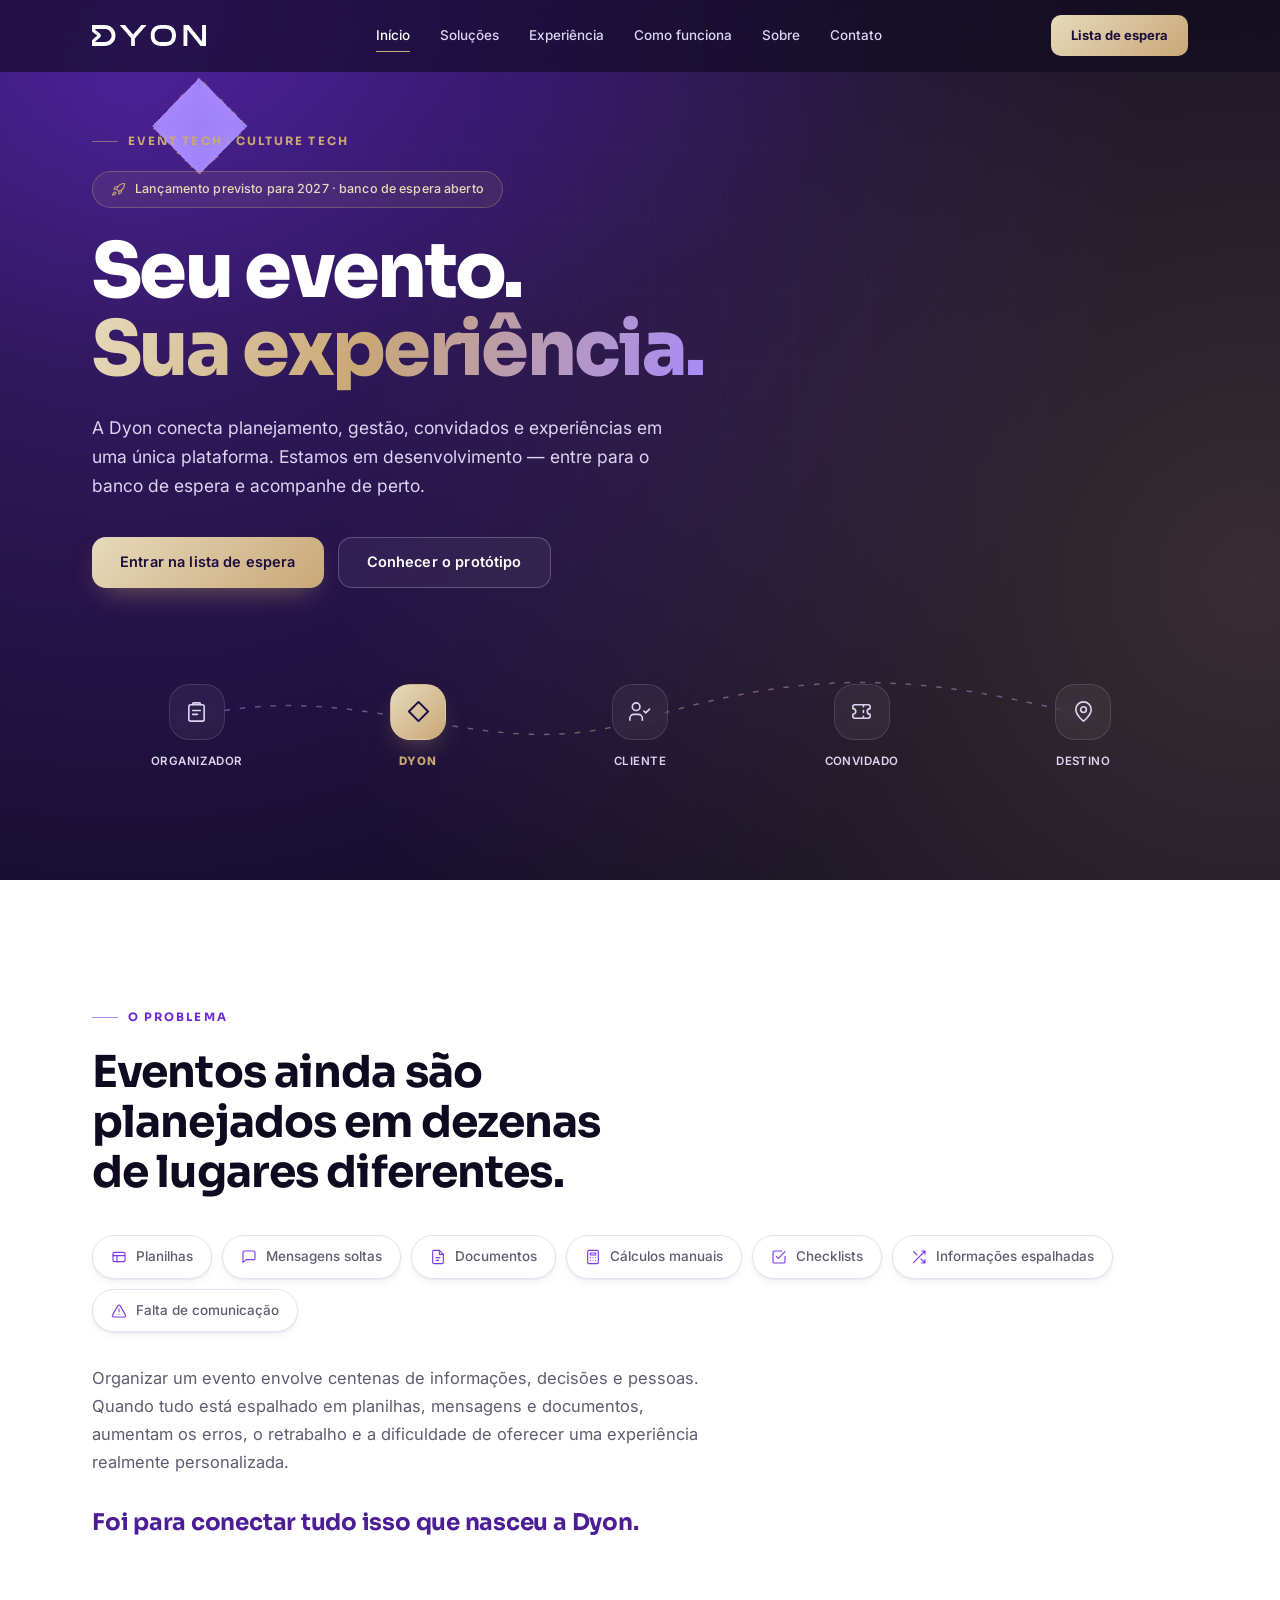
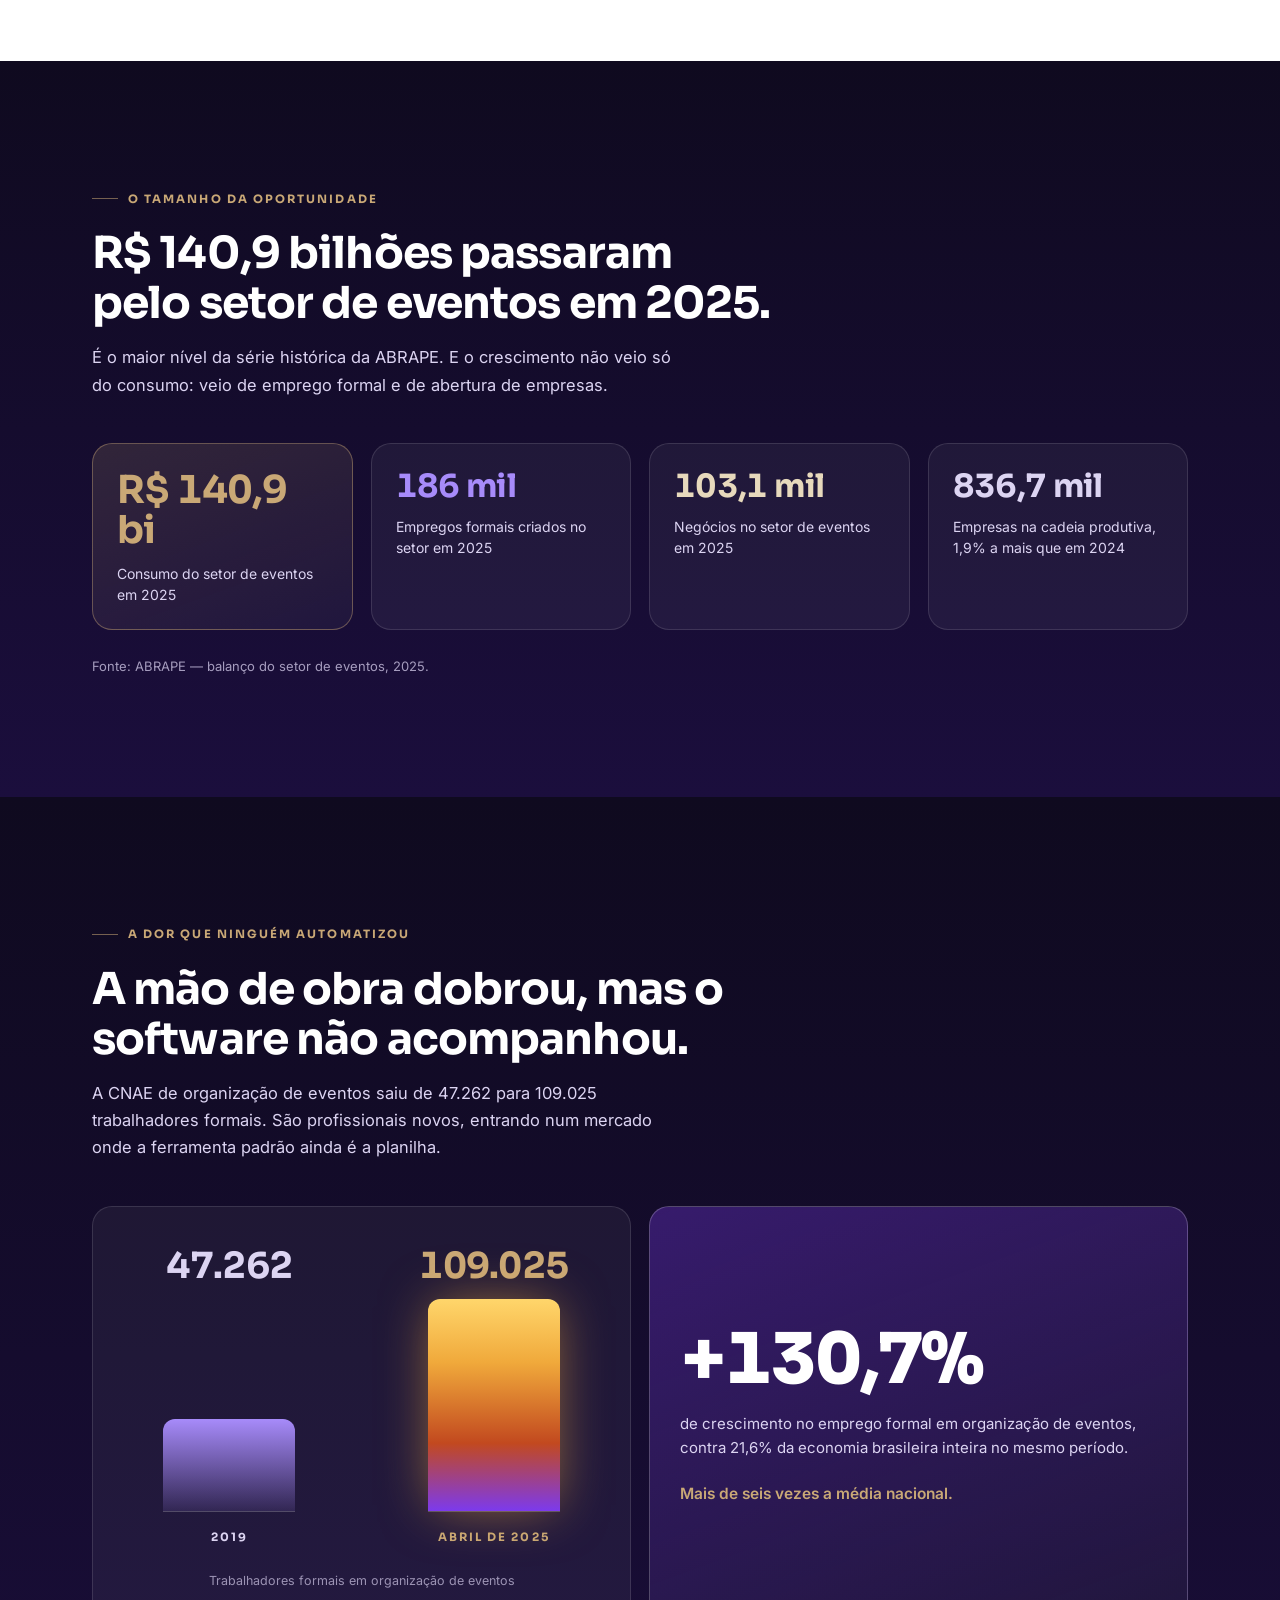
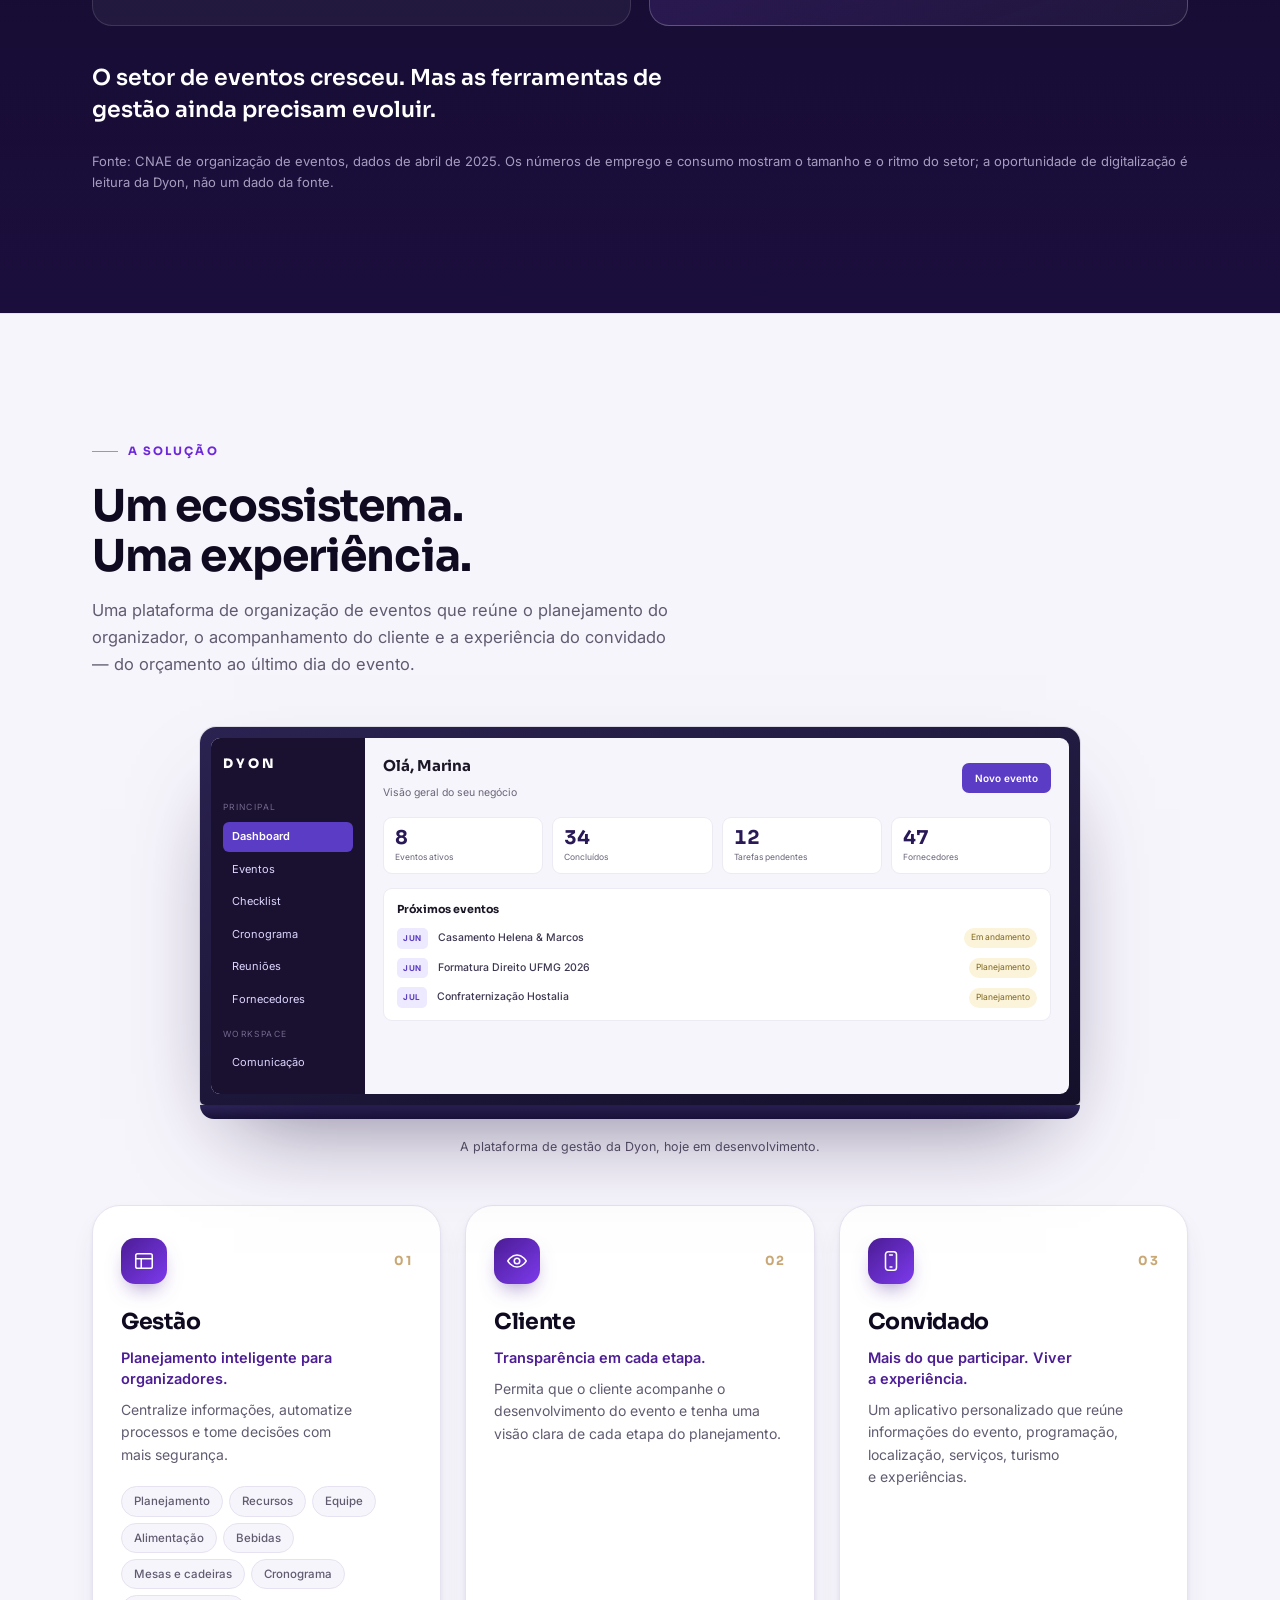
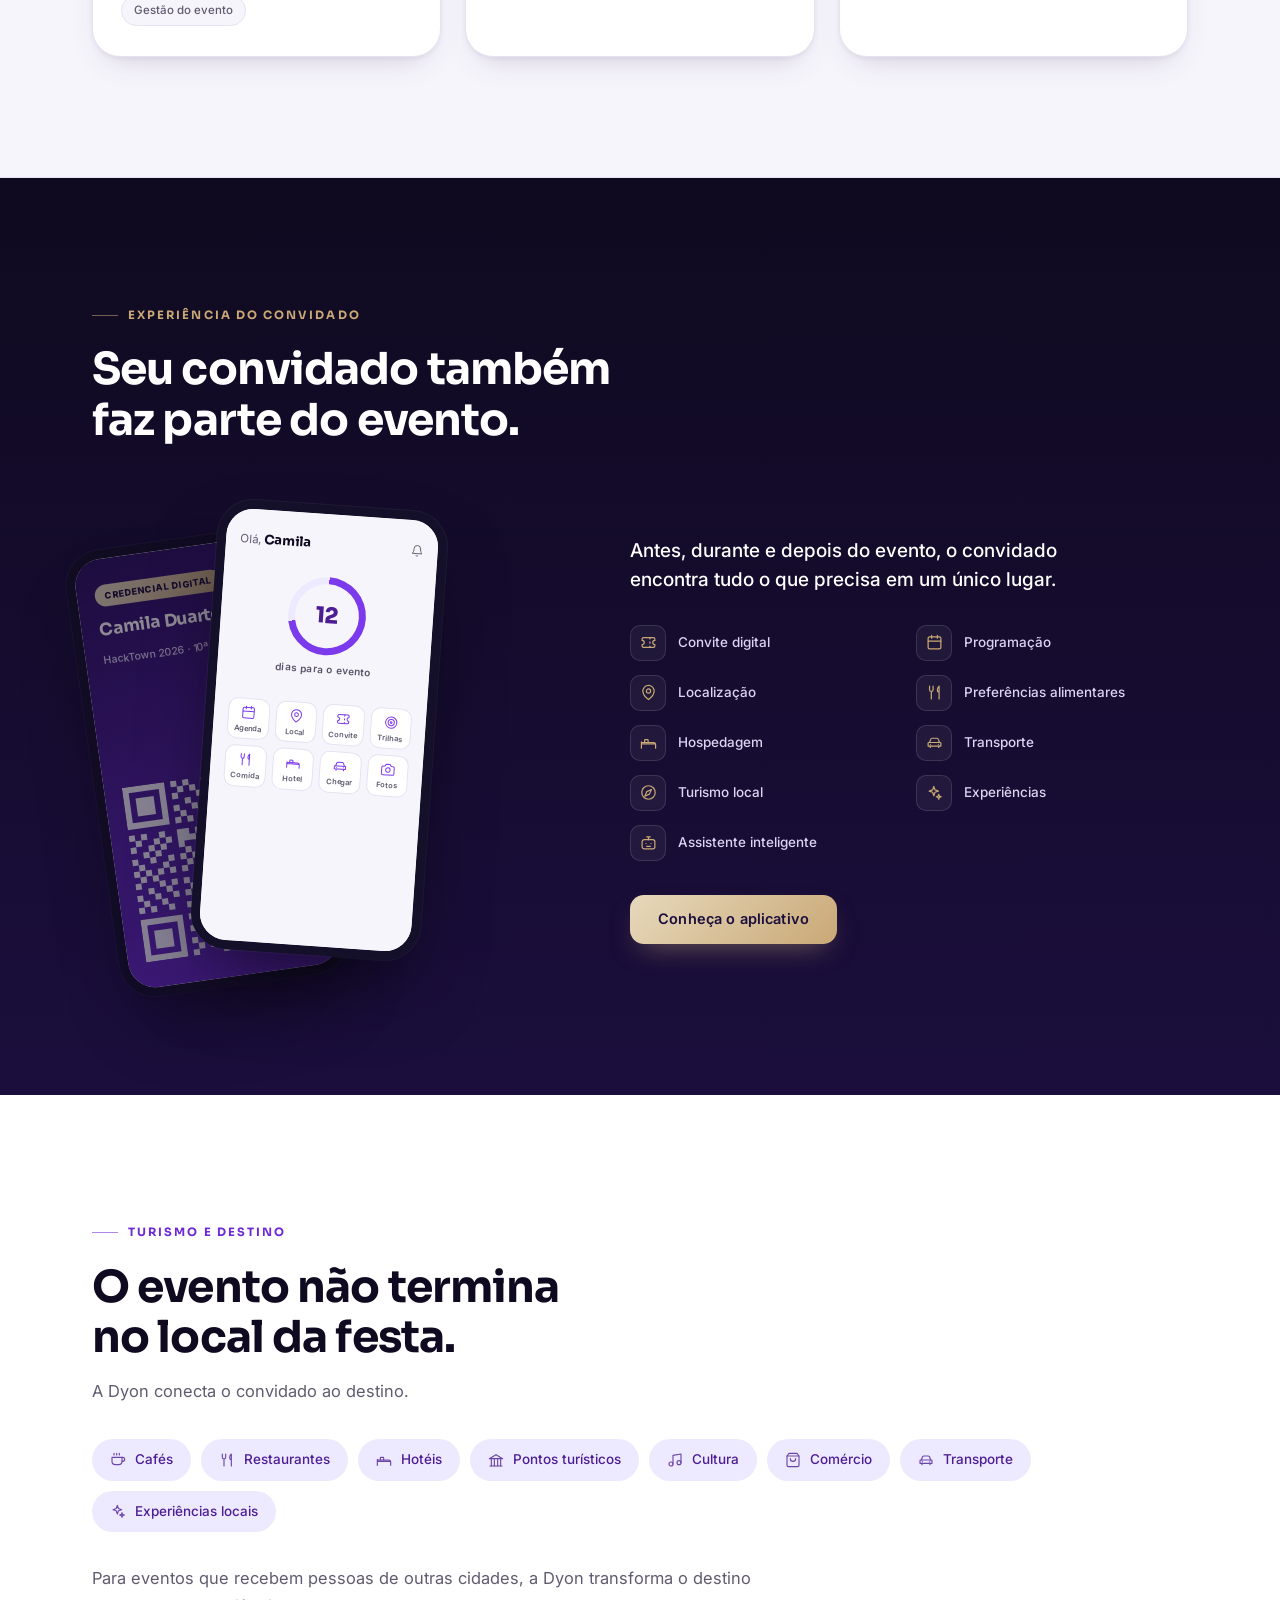
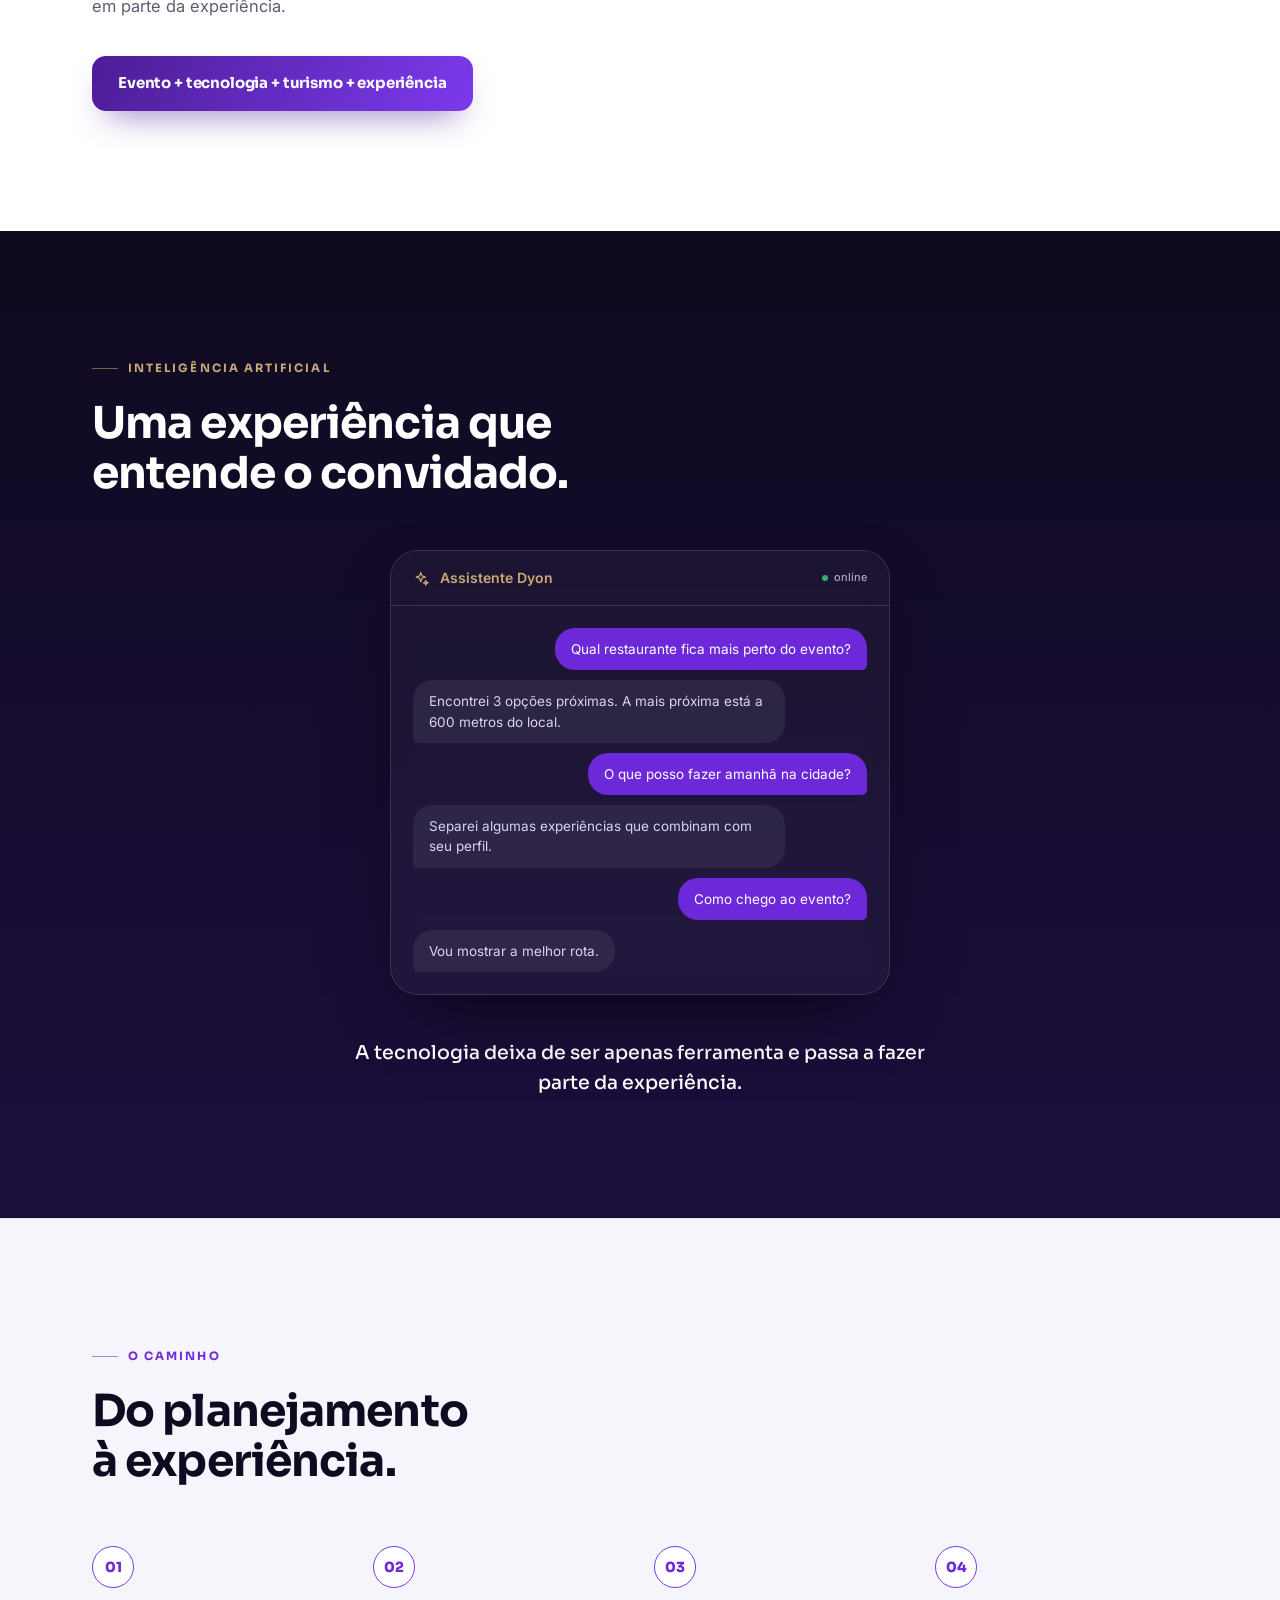
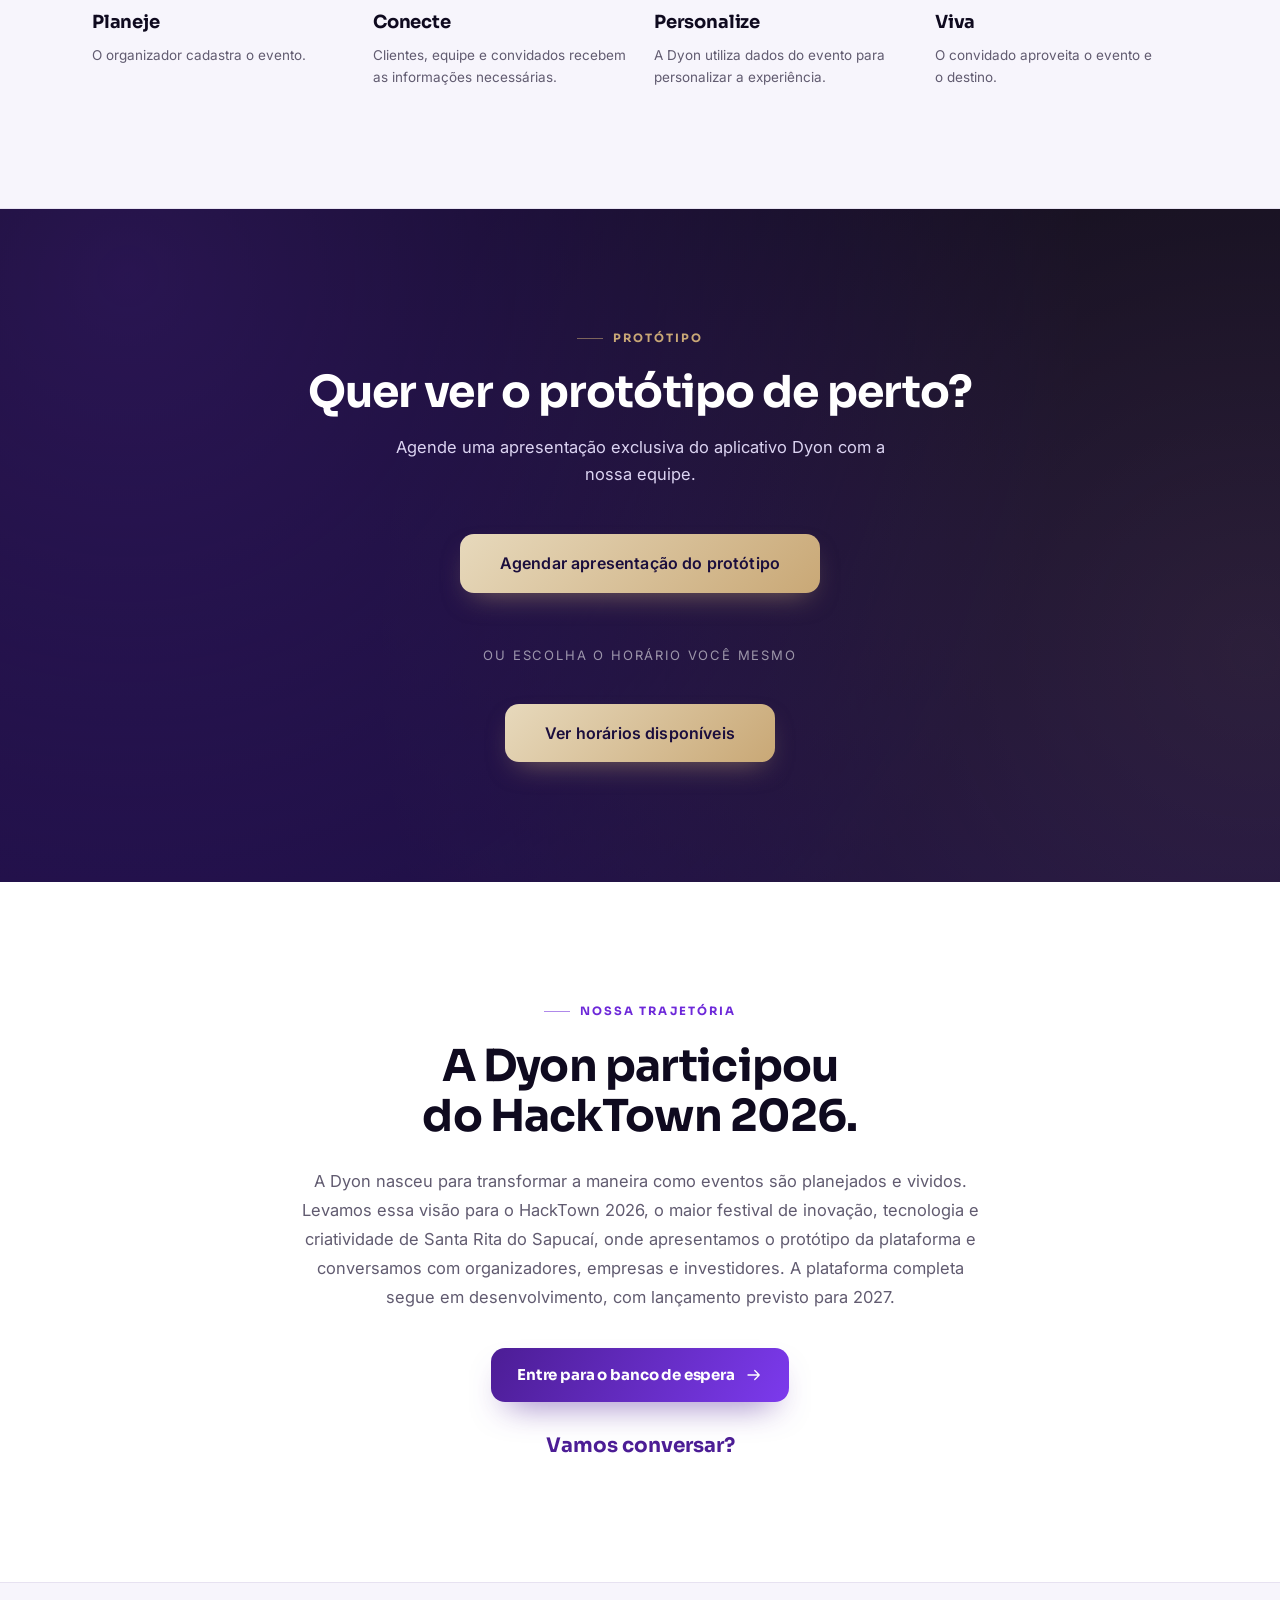
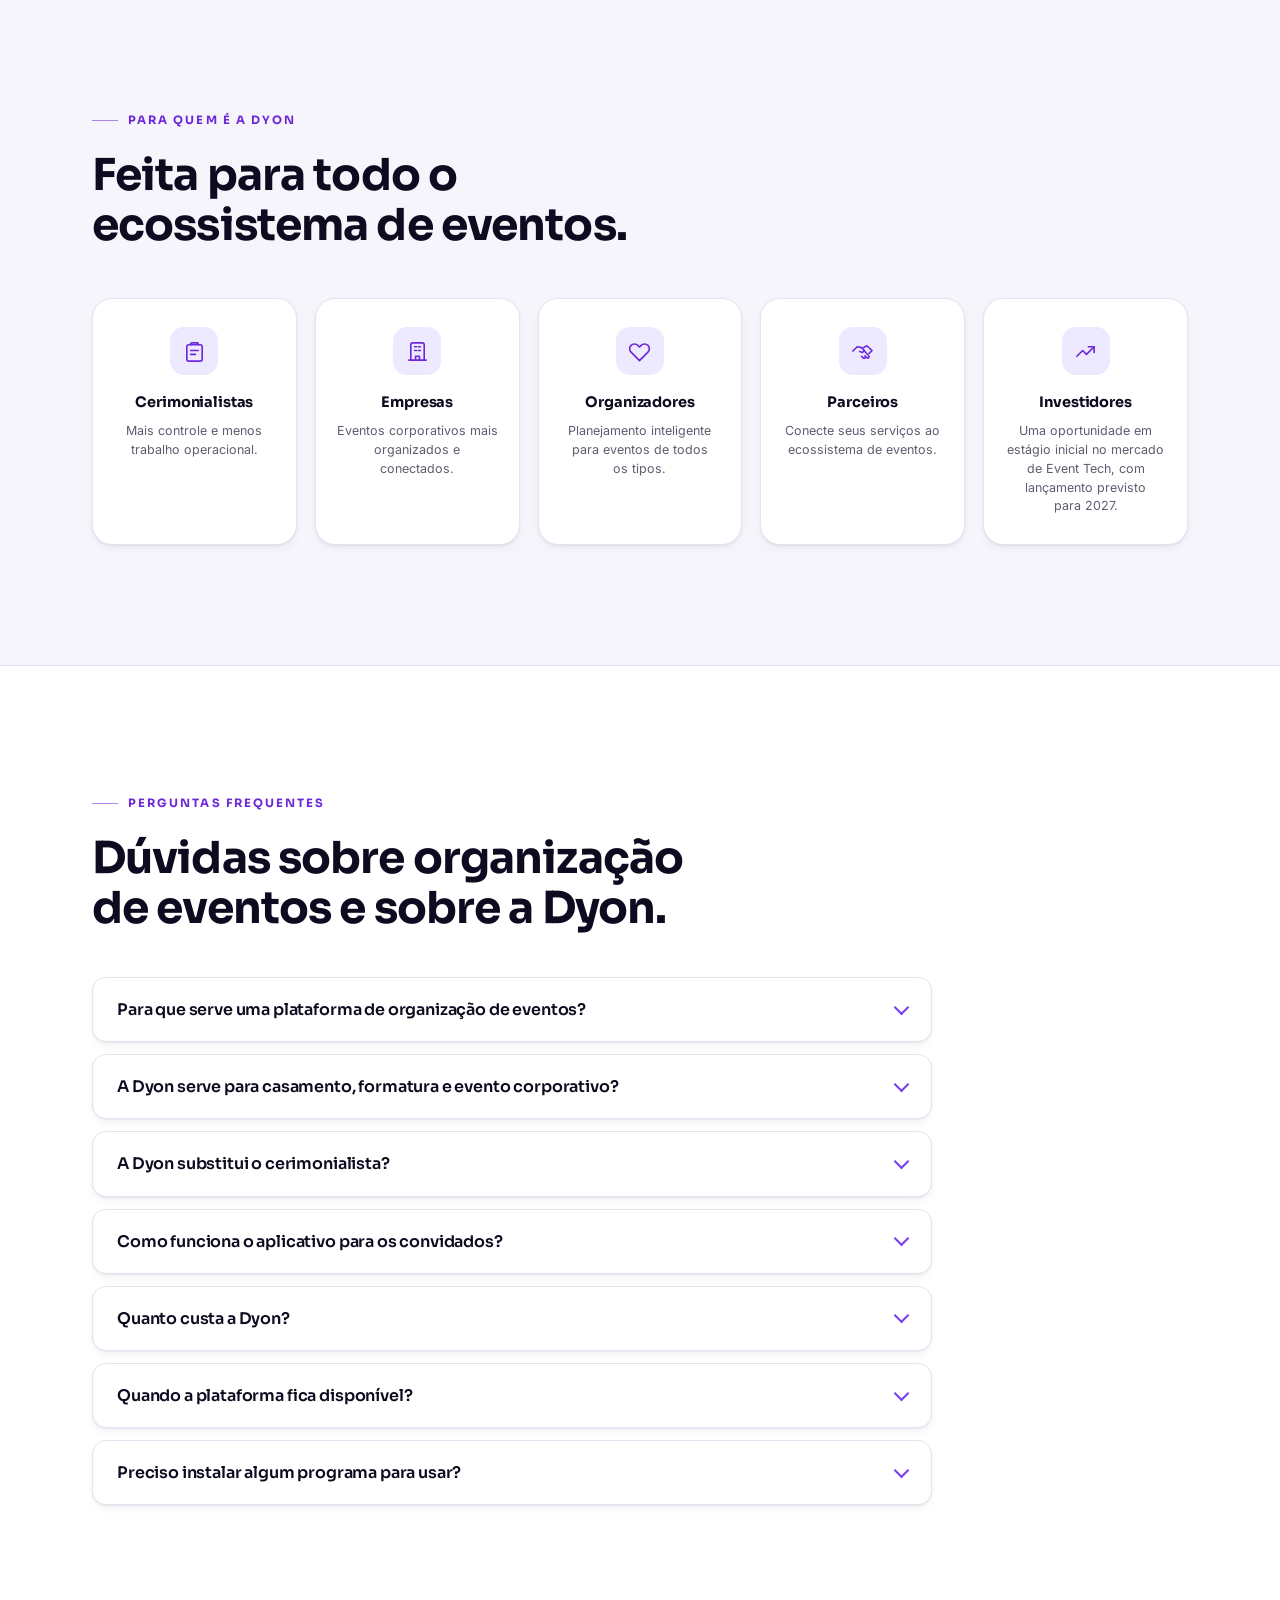
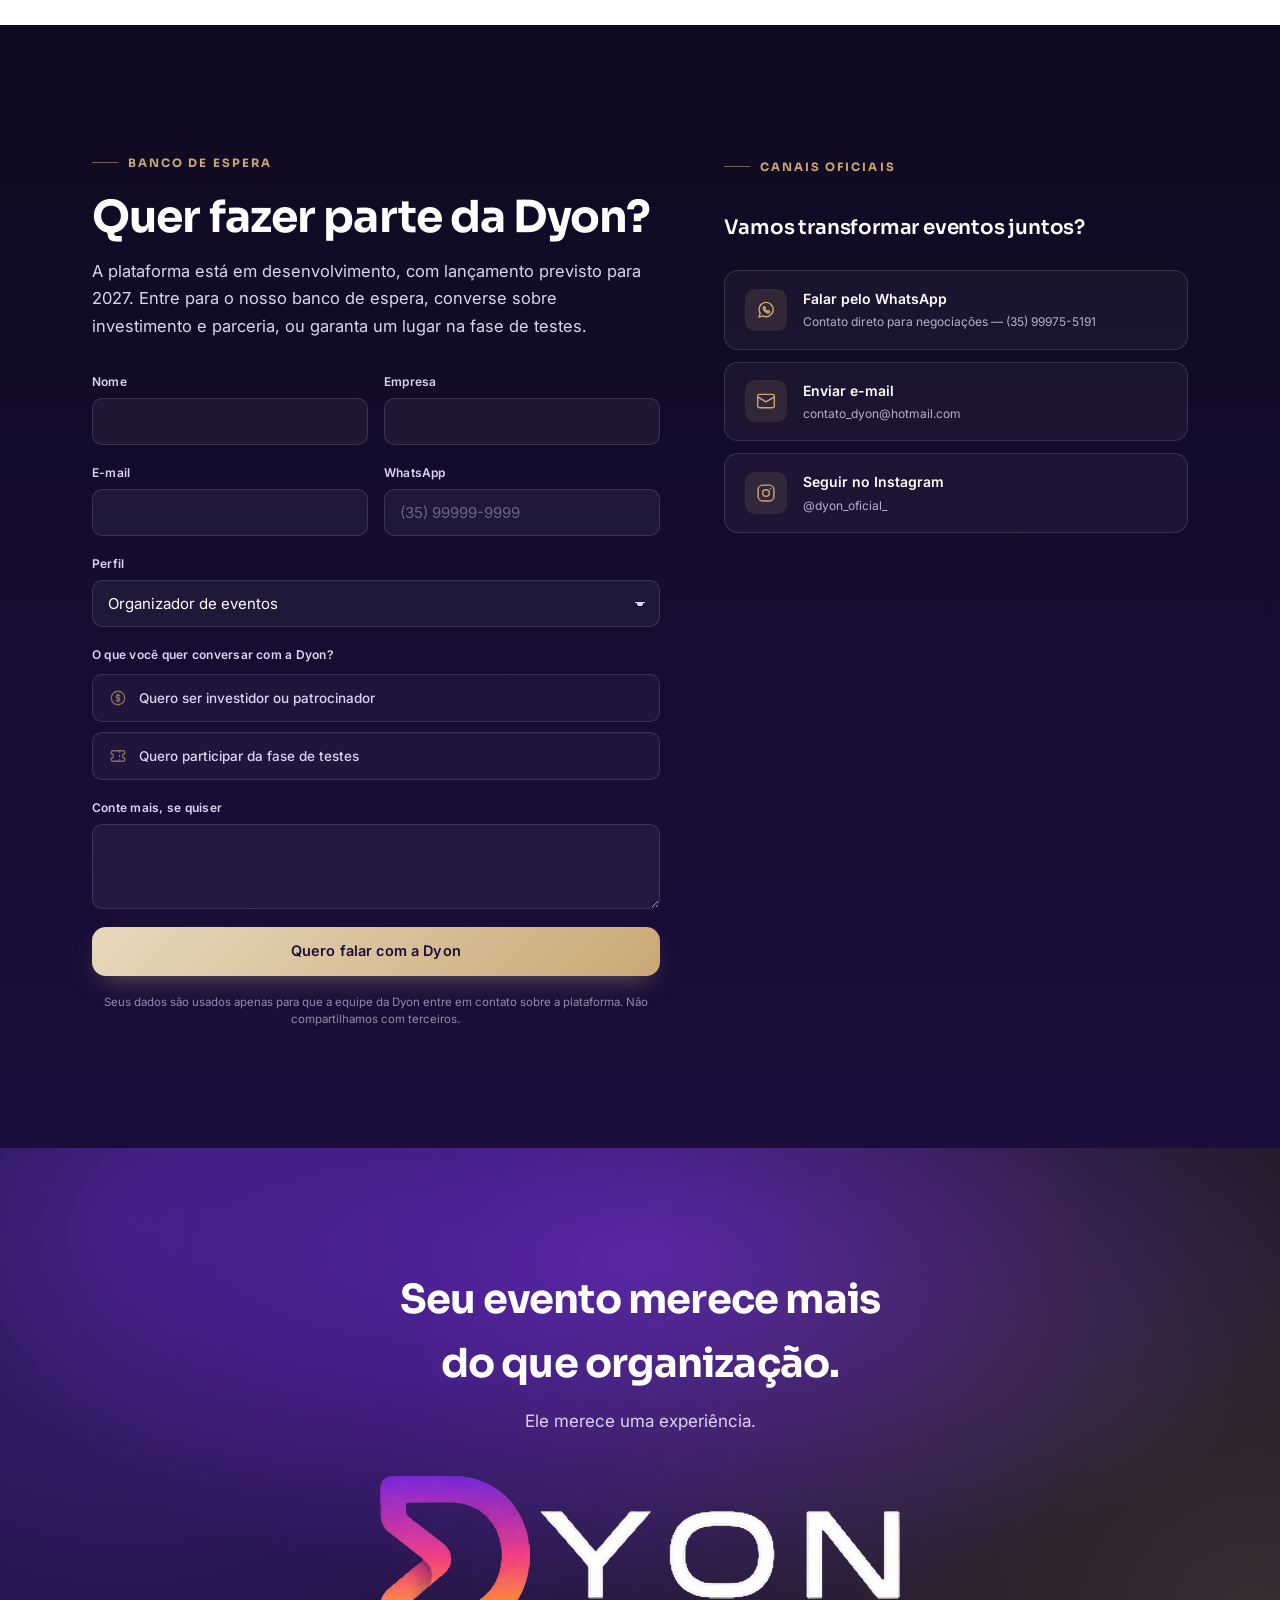
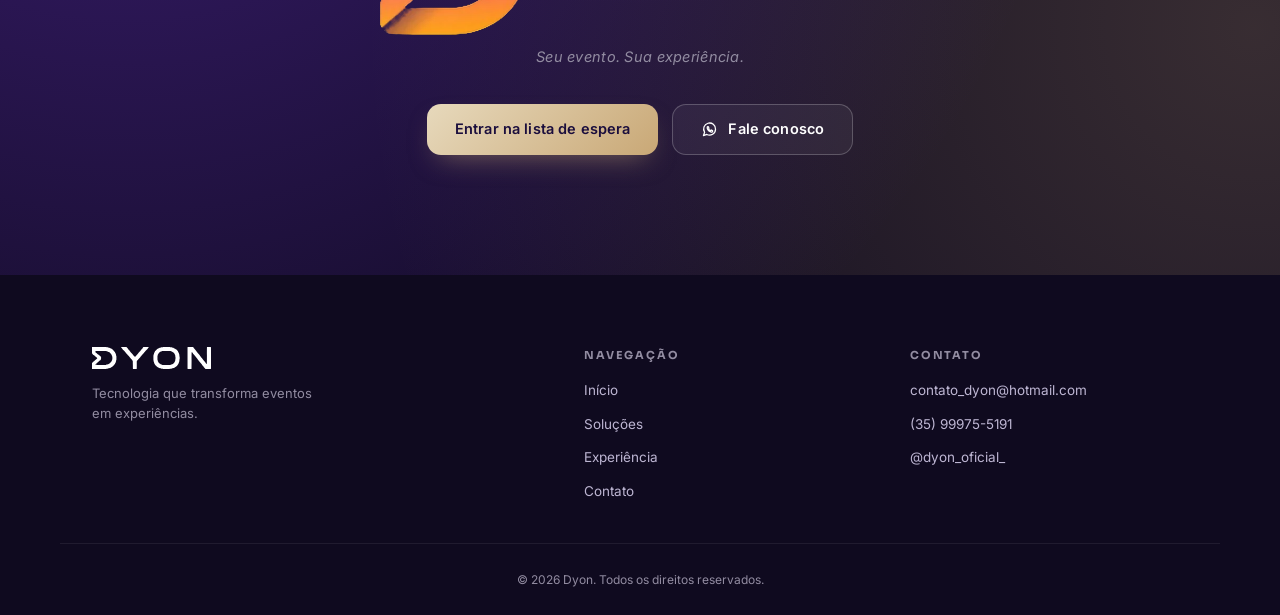
<file: index.html>
<!DOCTYPE html>
<html lang="pt-BR">
<head>
<meta charset="UTF-8">
<meta name="viewport" content="width=device-width, initial-scale=1.0, maximum-scale=1.0, minimum-scale=1.0, user-scalable=no, viewport-fit=cover">
<meta name="description" content="Plataforma para organização e gestão de eventos: planejamento para cerimonialistas, acompanhamento do cliente e aplicativo para convidados. Lançamento em 2027.">
<meta name="theme-color" content="#0F0A1F">
<title>Dyon — Plataforma de gestão de eventos e app do convidado</title>
<meta property="og:type" content="website">
<meta property="og:locale" content="pt_BR">
<meta property="og:site_name" content="Dyon">
<meta property="og:title" content="Dyon — Seu evento. Sua experiência.">
<meta property="og:description" content="A Dyon conecta planejamento, gestão, convidados e experiências em uma única plataforma. Lançamento previsto para 2027 — entre para o banco de espera.">
<meta name="twitter:card" content="summary_large_image">
<meta property="og:url" content="https://dyonoficial.com.br/">
<meta property="og:image" content="https://dyonoficial.com.br/og-image.jpg">
<meta property="og:image:width" content="1200">
<meta property="og:image:height" content="630">
<meta property="og:image:type" content="image/jpeg">
<meta property="og:image:alt" content="Dyon — Seu evento. Sua experiencia. Lancamento 2027, banco de espera aberto.">
<meta name="twitter:image" content="https://dyonoficial.com.br/og-image.jpg">
<link rel="icon" href="data:image/svg+xml,%3Csvg xmlns='http://www.w3.org/2000/svg' viewBox='0 0 32 32'%3E%3Crect width='32' height='32' rx='8' fill='%230F0A1F'/%3E%3Cpath d='M16 6l8 10-8 10-8-10z' fill='none' stroke='%23C9A876' stroke-width='2' stroke-linejoin='round'/%3E%3C/svg%3E">
<link rel="preconnect" href="https://fonts.googleapis.com">
<link rel="preconnect" href="https://fonts.gstatic.com" crossorigin>
<link href="https://fonts.googleapis.com/css2?family=Sora:wght@400;500;600;700;800&family=Inter:wght@400;500;600;700&display=swap" rel="stylesheet">
<link rel="stylesheet" href="style.css">

<!-- Ficha da empresa para o Google entender quem é a Dyon -->
<script type="application/ld+json">
{
  "@context": "https://schema.org",
  "@graph": [
    {
      "@type": "Organization",
      "@id": "https://dyonoficial.com.br/#organizacao",
      "name": "Dyon",
      "alternateName": "Dyon Event Tech",
      "url": "https://dyonoficial.com.br/",
      "slogan": "Seu evento. Sua experiência.",
      "description": "Plataforma brasileira de Event Tech que reúne planejamento, gestão, acompanhamento do cliente e a experiência do convidado em um único ecossistema. Em desenvolvimento, com lançamento previsto para 2027.",
      "email": "contato_dyon@hotmail.com",
      "telephone": "+55-35-99975-5191",
      "sameAs": [
        "https://instagram.com/dyon_oficial_"
      ],
      "areaServed": {
        "@type": "Country",
        "name": "Brasil"
      },
      "knowsAbout": [
        "organização de eventos",
        "gestão de eventos",
        "cerimonialista",
        "eventos corporativos",
        "aplicativo para convidados",
        "convite digital",
        "turismo de eventos"
      ],
      "contactPoint": {
        "@type": "ContactPoint",
        "contactType": "vendas",
        "email": "contato_dyon@hotmail.com",
        "telephone": "+55-35-99975-5191",
        "availableLanguage": "pt-BR"
      }
    },
    {
      "@type": "WebSite",
      "@id": "https://dyonoficial.com.br/#site",
      "url": "https://dyonoficial.com.br/",
      "name": "Dyon",
      "inLanguage": "pt-BR",
      "publisher": {
        "@id": "https://dyonoficial.com.br/#organizacao"
      }
    },
    {
      "@type": "FAQPage",
      "@id": "https://dyonoficial.com.br/#perguntas",
      "mainEntity": [
        {
          "@type": "Question",
          "name": "Para que serve uma plataforma de organização de eventos?",
          "acceptedAnswer": {
            "@type": "Answer",
            "text": "Organizar um evento envolve centenas de decisões: orçamento, fornecedores, equipe, alimentação, bebidas, mesas e cadeiras, cronograma e lista de convidados. Uma plataforma de organização de eventos reúne tudo isso em um só lugar, no lugar de planilhas soltas e informações espalhadas por conversas. Na Dyon, o organizador planeja, o cliente acompanha cada etapa e o convidado recebe as informações do evento em um aplicativo."
          }
        },
        {
          "@type": "Question",
          "name": "A Dyon serve para casamento, formatura e evento corporativo?",
          "acceptedAnswer": {
            "@type": "Answer",
            "text": "Sim. A estrutura é a mesma para qualquer evento com convidados: planejamento, equipe, alimentação, cronograma e comunicação. Casamentos, formaturas, congressos, festivais e eventos corporativos usam os mesmos módulos — muda o conteúdo, não a ferramenta."
          }
        },
        {
          "@type": "Question",
          "name": "A Dyon substitui o cerimonialista?",
          "acceptedAnswer": {
            "@type": "Answer",
            "text": "Não. A Dyon é a ferramenta de trabalho do cerimonialista, não o substituto dele. O que a plataforma tira do caminho é o trabalho operacional — refazer planilha, repetir a mesma informação, conferir número de convidado — para sobrar tempo com o que exige gente: atendimento, decisão e o dia do evento."
          }
        },
        {
          "@type": "Question",
          "name": "Como funciona o aplicativo para os convidados?",
          "acceptedAnswer": {
            "@type": "Answer",
            "text": "Cada convidado recebe um aplicativo personalizado do evento, com convite digital, programação, localização, preferências alimentares, hospedagem, transporte e as experiências do destino. Há também um assistente inteligente que responde dúvidas como o caminho até o local ou o restaurante mais próximo. O convidado não precisa instalar nada."
          }
        },
        {
          "@type": "Question",
          "name": "Quanto custa a Dyon?",
          "acceptedAnswer": {
            "@type": "Answer",
            "text": "Ainda não há preço definido. A plataforma está em desenvolvimento, com lançamento previsto para 2027, e os valores serão anunciados perto do lançamento. Quem entra no banco de espera é avisado primeiro."
          }
        },
        {
          "@type": "Question",
          "name": "Quando a plataforma fica disponível?",
          "acceptedAnswer": {
            "@type": "Answer",
            "text": "O lançamento está previsto para 2027. Antes disso haverá uma fase de testes com um grupo reduzido de organizadores e cerimonialistas — dá para se candidatar pelo formulário desta página."
          }
        },
        {
          "@type": "Question",
          "name": "Preciso instalar algum programa para usar?",
          "acceptedAnswer": {
            "@type": "Answer",
            "text": "Não. A Dyon funciona pelo navegador, no computador ou no celular, sem instalação e sem depender de um sistema específico."
          }
        }
      ]
    }
  ]
}
</script>
</head>
<body>

<a class="skip-link" href="#conteudo">Ir para o conteúdo</a>

<!-- ==================== BIBLIOTECA DE ÍCONES ==================== -->
<svg class="icon-sprite" aria-hidden="true" focusable="false"><defs>
  <symbol id="i-diamond" viewBox="0 0 24 24"><path d="M12 2 22 12 12 22 2 12z"/></symbol>
  <symbol id="i-clipboard" viewBox="0 0 24 24"><path d="M9 3h6a1 1 0 0 1 1 1v1H8V4a1 1 0 0 1 1-1z"/><path d="M16 5h2a2 2 0 0 1 2 2v13a2 2 0 0 1-2 2H6a2 2 0 0 1-2-2V7a2 2 0 0 1 2-2h2"/><path d="M8 11h8M8 15h5"/></symbol>
  <symbol id="i-user-check" viewBox="0 0 24 24"><path d="M15 21v-2a4 4 0 0 0-4-4H6a4 4 0 0 0-4 4v2"/><circle cx="8.5" cy="7" r="4"/><path d="m16.5 11.5 2 2 4-4"/></symbol>
  <symbol id="i-ticket" viewBox="0 0 24 24"><path d="M3 9V7a2 2 0 0 1 2-2h14a2 2 0 0 1 2 2v2a3 3 0 0 0 0 6v2a2 2 0 0 1-2 2H5a2 2 0 0 1-2-2v-2a3 3 0 0 0 0-6z"/><path d="M14 5v2M14 11v2M14 17v2"/></symbol>
  <symbol id="i-pin" viewBox="0 0 24 24"><path d="M20 10c0 6-8 12-8 12s-8-6-8-12a8 8 0 0 1 16 0z"/><circle cx="12" cy="10" r="3"/></symbol>
  <symbol id="i-table" viewBox="0 0 24 24"><rect x="3" y="5" width="18" height="14" rx="2"/><path d="M3 10h18M9 10v9"/></symbol>
  <symbol id="i-message" viewBox="0 0 24 24"><path d="M21 14a2 2 0 0 1-2 2H8l-5 4V5a2 2 0 0 1 2-2h14a2 2 0 0 1 2 2z"/></symbol>
  <symbol id="i-file" viewBox="0 0 24 24"><path d="M14 2H6a2 2 0 0 0-2 2v16a2 2 0 0 0 2 2h12a2 2 0 0 0 2-2V8z"/><path d="M14 2v6h6M9 13h6M9 17h4"/></symbol>
  <symbol id="i-calculator" viewBox="0 0 24 24"><rect x="4" y="2" width="16" height="20" rx="2"/><path d="M8 6h8v3H8z"/><path d="M8 13h.01M12 13h.01M16 13h.01M8 17h.01M12 17h.01M16 17h.01"/></symbol>
  <symbol id="i-check-square" viewBox="0 0 24 24"><path d="M21 11v8a2 2 0 0 1-2 2H5a2 2 0 0 1-2-2V5a2 2 0 0 1 2-2h11"/><path d="m8 11 3 3 10-10"/></symbol>
  <symbol id="i-shuffle" viewBox="0 0 24 24"><path d="M16 3h5v5M4 20 21 3M21 16v5h-5M15 15l6 6M4 4l5 5"/></symbol>
  <symbol id="i-alert" viewBox="0 0 24 24"><path d="M10.3 3.9 2.4 17.8A2 2 0 0 0 4.1 21h15.8a2 2 0 0 0 1.7-3.2L13.7 3.9a2 2 0 0 0-3.4 0z"/><path d="M12 9v4M12 17h.01"/></symbol>
  <symbol id="i-calendar" viewBox="0 0 24 24"><rect x="3" y="4" width="18" height="17" rx="2"/><path d="M8 2v4M16 2v4M3 10h18"/></symbol>
  <symbol id="i-utensils" viewBox="0 0 24 24"><path d="M5 3v5a2.5 2.5 0 0 0 5 0V3M7.5 10.5V21"/><path d="M18.5 3c-1.6 1.4-2.5 3.4-2.5 5.5 0 1.8 1 3 2.5 3V3zM18.5 11.5V21"/></symbol>
  <symbol id="i-bed" viewBox="0 0 24 24"><path d="M2 20v-9M2 14h20M22 20v-5a3 3 0 0 0-3-3H2"/><path d="M6.5 12V9a1 1 0 0 1 1-1h3a1 1 0 0 1 1 1v3"/></symbol>
  <symbol id="i-car" viewBox="0 0 24 24"><path d="m5 12 1.6-4.4A2 2 0 0 1 8.5 6h7a2 2 0 0 1 1.9 1.6L19 12"/><path d="M4 12h16a1 1 0 0 1 1 1v4H3v-4a1 1 0 0 1 1-1z"/><path d="M6 17v2M18 17v2M6.5 14.5h.01M17.5 14.5h.01"/></symbol>
  <symbol id="i-camera" viewBox="0 0 24 24"><path d="M22 19a2 2 0 0 1-2 2H4a2 2 0 0 1-2-2V9a2 2 0 0 1 2-2h3l1.8-3h6.4L17 7h3a2 2 0 0 1 2 2z"/><circle cx="12" cy="13" r="3.6"/></symbol>
  <symbol id="i-target" viewBox="0 0 24 24"><circle cx="12" cy="12" r="9"/><circle cx="12" cy="12" r="5"/><circle cx="12" cy="12" r="1.4"/></symbol>
  <symbol id="i-sparkles" viewBox="0 0 24 24"><path d="M11 3.5 12.7 8.3 17.5 10 12.7 11.7 11 16.5 9.3 11.7 4.5 10 9.3 8.3z"/><path d="M18 14.5l.9 2.6 2.6.9-2.6.9-.9 2.6-.9-2.6-2.6-.9 2.6-.9z"/></symbol>
  <symbol id="i-bot" viewBox="0 0 24 24"><rect x="3" y="8" width="18" height="13" rx="3"/><path d="M12 8V4M9.5 4h5"/><path d="M8.5 13.5h.01M15.5 13.5h.01M9.5 17.5h5"/></symbol>
  <symbol id="i-compass" viewBox="0 0 24 24"><circle cx="12" cy="12" r="9.5"/><path d="m16.2 7.8-2.9 6.5-6.5 2.9 2.9-6.5z"/></symbol>
  <symbol id="i-coffee" viewBox="0 0 24 24"><path d="M18 8h1a3 3 0 1 1 0 6h-1"/><path d="M3 8h15v6a5 5 0 0 1-5 5H8a5 5 0 0 1-5-5z"/><path d="M6 2v2.5M10 2v2.5M14 2v2.5"/></symbol>
  <symbol id="i-landmark" viewBox="0 0 24 24"><path d="M3 21h18M2 10 12 4l10 6z"/><path d="M5 10v11M9.5 10v11M14.5 10v11M19 10v11"/></symbol>
  <symbol id="i-music" viewBox="0 0 24 24"><path d="M9 18V5l12-2v13"/><circle cx="6" cy="18" r="3"/><circle cx="18" cy="16" r="3"/></symbol>
  <symbol id="i-bag" viewBox="0 0 24 24"><path d="M6 2 3 6v14a2 2 0 0 0 2 2h14a2 2 0 0 0 2-2V6l-3-4z"/><path d="M3 6h18M16 10a4 4 0 0 1-8 0"/></symbol>
  <symbol id="i-users" viewBox="0 0 24 24"><path d="M16 21v-2a4 4 0 0 0-4-4H6a4 4 0 0 0-4 4v2"/><circle cx="9" cy="7" r="4"/><path d="M22 21v-2a4 4 0 0 0-3-3.87M16 3.13a4 4 0 0 1 0 7.75"/></symbol>
  <symbol id="i-building" viewBox="0 0 24 24"><path d="M3 21h18M5 21V5a2 2 0 0 1 2-2h10a2 2 0 0 1 2 2v16"/><path d="M9 7h2M13 7h2M9 11h2M13 11h2M10 21v-4h4v4"/></symbol>
  <symbol id="i-heart" viewBox="0 0 24 24"><path d="M20.8 5.6a5 5 0 0 0-7.1 0L12 7.3l-1.7-1.7a5 5 0 1 0-7.1 7.1l8.8 8.8 8.8-8.8a5 5 0 0 0 0-7.1z"/></symbol>
  <symbol id="i-handshake" viewBox="0 0 24 24"><path d="M2 11.5 6.5 7l4.5 1 3 3-2 2-3-1"/><path d="m13 8 3.5-2L22 11l-3 3"/><path d="m11 17 1.7 1.7a1.4 1.4 0 0 0 2-2"/><path d="m14.7 16.7 1.8 1.8a1.4 1.4 0 0 0 2-2L13.5 11"/></symbol>
  <symbol id="i-trending" viewBox="0 0 24 24"><path d="m3 17 6-6 4 4 8-8"/><path d="M15 7h6v6"/></symbol>
  <symbol id="i-mail" viewBox="0 0 24 24"><rect x="2" y="4" width="20" height="16" rx="2"/><path d="m22 7-10 6L2 7"/></symbol>
  <symbol id="i-instagram" viewBox="0 0 24 24"><rect x="2.5" y="2.5" width="19" height="19" rx="5.5"/><circle cx="12" cy="12" r="4"/><path d="M17.5 6.5h.01"/></symbol>
  <symbol id="i-whatsapp" viewBox="0 0 24 24"><path d="M20.5 11.6a8.4 8.4 0 0 1-12.3 7.4L3.5 20.5l1.6-4.6a8.4 8.4 0 1 1 15.4-4.3z"/><path d="M8.9 8.4c.2-.4.4-.4.6-.4h.5c.2 0 .4 0 .6.4l.6 1.4c.1.2 0 .4-.1.6l-.4.4c-.1.2-.2.3 0 .5a6 6 0 0 0 2.5 2.2c.2.1.4.1.5 0l.5-.6c.1-.2.3-.2.5-.1l1.4.7c.2.1.3.2.3.4v.4c0 .4-.3.9-.6 1.1-.4.3-.9.4-1.4.3a7.6 7.6 0 0 1-5.5-5.3c-.2-.7-.1-1.4.3-2z"/></symbol>
  <symbol id="i-bell" viewBox="0 0 24 24"><path d="M18 8a6 6 0 0 0-12 0c0 7-3 9-3 9h18s-3-2-3-9"/><path d="M13.7 21a2 2 0 0 1-3.4 0"/></symbol>
  <symbol id="i-check" viewBox="0 0 24 24"><path d="m5 12 5 5L20 7"/></symbol>
  <symbol id="i-arrow" viewBox="0 0 24 24"><path d="M4 12h15M13 6l6 6-6 6"/></symbol>
  <symbol id="i-rocket" viewBox="0 0 24 24"><path d="M12.5 15 9 11.5a20 20 0 0 1 2-3.7A12 12 0 0 1 21.5 2.5c.2 3-.7 7.6-5.3 10.7a20 20 0 0 1-3.7 1.8z"/><path d="M9 11.5H5s.4-2.6 1.8-3.7c1.6-1.2 4.2-.3 4.2-.3M12.5 15v4s2.6-.4 3.7-1.8c1.2-1.6.3-4.2.3-4.2"/><path d="M4.5 16.5c-1.4 1.2-1.9 4.6-1.9 4.6s3.4-.5 4.6-1.9a1.9 1.9 0 0 0-2.7-2.7z"/></symbol>
  <symbol id="i-coin" viewBox="0 0 24 24"><circle cx="12" cy="12" r="9"/><path d="M12 7v10"/><path d="M14.6 9.4A2.5 2.5 0 0 0 12.3 8h-.8a2 2 0 0 0 0 4h1a2 2 0 0 1 0 4h-.8a2.5 2.5 0 0 1-2.3-1.4"/></symbol>
  <symbol id="i-link" viewBox="0 0 24 24"><path d="M9 17H7.5a5 5 0 0 1 0-10H9M15 7h1.5a5 5 0 0 1 0 10H15M8 12h8"/></symbol>
  <symbol id="i-layout" viewBox="0 0 24 24"><rect x="3" y="4" width="18" height="16" rx="2"/><path d="M3 9.5h18M9 9.5V20"/></symbol>
  <symbol id="i-eye" viewBox="0 0 24 24"><path d="M2 12s3.6-6.5 10-6.5S22 12 22 12s-3.6 6.5-10 6.5S2 12 2 12z"/><circle cx="12" cy="12" r="3"/></symbol>
  <symbol id="i-phone-app" viewBox="0 0 24 24"><rect x="6" y="2" width="12" height="20" rx="3"/><path d="M10.5 5.5h3M11 18.5h2"/></symbol>
</defs></svg>

<!-- ==================== NAV ==================== -->
<header class="nav" id="nav">
  <div class="nav-inner">
    <a href="#inicio" class="nav-logo" aria-label="Dyon — ir para o início">
      <img class="nav-logo-img" src="logo-dyon-branco.svg" alt="" width="760" height="140" decoding="async">
    </a>
    <nav class="nav-links" id="navLinks" aria-label="Navegação principal">
      <a href="#inicio">Início</a>
      <a href="#solucoes">Soluções</a>
      <a href="#experiencia">Experiência</a>
      <a href="#como-funciona">Como funciona</a>
      <a href="#sobre">Sobre</a>
      <a href="#contato">Contato</a>
    </nav>
    <a href="#contato" class="nav-cta">Lista de espera</a>
    <button class="nav-burger" id="navBurger" type="button" aria-label="Abrir menu" aria-expanded="false" aria-controls="navLinks">
      <span></span><span></span><span></span>
    </button>
  </div>
</header>

<main id="conteudo">

<!-- ==================== 1. HERO ==================== -->
<section class="hero" id="inicio">
  <div class="hero-glow" aria-hidden="true"></div>
  <div class="hero-lines" aria-hidden="true"></div>
  <canvas class="hero-rede" id="heroRede" aria-hidden="true"></canvas>
  <div class="section-inner hero-inner">
    <span class="eyebrow light">Event Tech · Culture Tech</span>
    <span class="launch-badge"><svg class="ico" aria-hidden="true"><use href="#i-rocket"/></svg>Lançamento previsto para 2027 · banco de espera aberto</span>
    <h1 class="hero-title">Seu evento.<br><span>Sua experiência.</span></h1>
    <p class="hero-sub">A Dyon conecta planejamento, gestão, convidados e experiências em uma única plataforma. Estamos em desenvolvimento — entre para o banco de espera e acompanhe de perto.</p>
    <div class="hero-actions">
      <a href="#contato" class="btn btn-gold">Entrar na lista de espera</a>
      <a href="#experimente" class="btn btn-outline-light">Conhecer o protótipo</a>
    </div>

    <div class="ecosystem" id="ecosystem">
      <svg class="ecosystem-thread" id="ecoThread" viewBox="0 0 1000 120" preserveAspectRatio="none" aria-hidden="true">
        <defs>
          <linearGradient id="threadGrad" x1="0" y1="0" x2="1" y2="0">
            <stop offset="0%" stop-color="#A78BFA"/>
            <stop offset="50%" stop-color="#C9A876"/>
            <stop offset="100%" stop-color="#A78BFA"/>
          </linearGradient>
        </defs>
        <path d="M 80 60 C 250 10, 350 110, 500 60 S 750 10, 920 60"/>
      </svg>
      <div class="eco-node"><span><svg class="ico" aria-hidden="true"><use href="#i-clipboard"/></svg></span><b>Organizador</b></div>
      <div class="eco-node eco-node-brand"><span><svg class="ico" aria-hidden="true"><use href="#i-diamond"/></svg></span><b>DYON</b></div>
      <div class="eco-node"><span><svg class="ico" aria-hidden="true"><use href="#i-user-check"/></svg></span><b>Cliente</b></div>
      <div class="eco-node"><span><svg class="ico" aria-hidden="true"><use href="#i-ticket"/></svg></span><b>Convidado</b></div>
      <div class="eco-node"><span><svg class="ico" aria-hidden="true"><use href="#i-pin"/></svg></span><b>Destino</b></div>
    </div>
  </div>
</section>

<!-- ==================== 2. O PROBLEMA ==================== -->
<section class="section" id="problema">
  <div class="section-inner">
    <span class="eyebrow dark">O problema</span>
    <h2 class="section-title">Eventos ainda são planejados em dezenas de lugares diferentes.</h2>
    <div class="problem-grid">
      <div class="problem-chip"><svg class="ico" aria-hidden="true"><use href="#i-table"/></svg>Planilhas</div>
      <div class="problem-chip"><svg class="ico" aria-hidden="true"><use href="#i-message"/></svg>Mensagens soltas</div>
      <div class="problem-chip"><svg class="ico" aria-hidden="true"><use href="#i-file"/></svg>Documentos</div>
      <div class="problem-chip"><svg class="ico" aria-hidden="true"><use href="#i-calculator"/></svg>Cálculos manuais</div>
      <div class="problem-chip"><svg class="ico" aria-hidden="true"><use href="#i-check-square"/></svg>Checklists</div>
      <div class="problem-chip"><svg class="ico" aria-hidden="true"><use href="#i-shuffle"/></svg>Informações espalhadas</div>
      <div class="problem-chip"><svg class="ico" aria-hidden="true"><use href="#i-alert"/></svg>Falta de comunicação</div>
    </div>
    <p class="problem-text">Organizar um evento envolve centenas de informações, decisões e pessoas. Quando tudo está espalhado em planilhas, mensagens e documentos, aumentam os erros, o retrabalho e a dificuldade de oferecer uma experiência realmente personalizada.</p>
    <p class="problem-punch">Foi para conectar tudo isso que nasceu a <b>Dyon</b>.</p>
  </div>
</section>

<!-- ==================== 2b. O TAMANHO DA OPORTUNIDADE ==================== -->
<section class="section dark" id="mercado">
  <div class="section-inner">
    <span class="eyebrow light">O tamanho da oportunidade</span>
    <h2 class="section-title light wide">R$ 140,9 bilhões passaram pelo setor de eventos em 2025.</h2>
    <p class="section-sub light">É o maior nível da série histórica da ABRAPE. E o crescimento não veio só do consumo: veio de emprego formal e de abertura de empresas.</p>
    <div class="stat-grid">
      <article class="stat-card stat-card-destaque">
        <p class="stat-num">R$ 140,9 bi</p>
        <p class="stat-label">Consumo do setor de eventos em 2025</p>
      </article>
      <article class="stat-card">
        <p class="stat-num violet">186 mil</p>
        <p class="stat-label">Empregos formais criados no setor em 2025</p>
      </article>
      <article class="stat-card">
        <p class="stat-num soft">103,1 mil</p>
        <p class="stat-label">Negócios no setor de eventos em 2025</p>
      </article>
      <article class="stat-card">
        <p class="stat-num lav">836,7 mil</p>
        <p class="stat-label">Empresas na cadeia produtiva, 1,9% a mais que em 2024</p>
      </article>
    </div>
    <p class="fonte">Fonte: ABRAPE — balanço do setor de eventos, 2025.</p>
  </div>
</section>

<!-- 2c. A DOR QUE NINGUÉM AUTOMATIZOU  -->
<section class="section dark" id="descompasso">
  <div class="section-inner">
    <span class="eyebrow light">A dor que ninguém automatizou</span>
    <h2 class="section-title light wide">A mão de obra dobrou, mas o software não acompanhou.</h2>
    <p class="section-sub light">A CNAE de organização de eventos saiu de 47.262 para 109.025 trabalhadores formais. São profissionais novos, entrando num mercado onde a ferramenta padrão ainda é a planilha.</p>
    <div class="gap-grid">
      <article class="stat-card gap-card">
        <div class="grafico">
          <div class="grafico-col">
            <p class="gap-value">47.262</p>
            <div class="grafico-barra" aria-hidden="true"><span style="height:43.3%"></span></div>
            <p class="gap-when">2019</p>
          </div>
          <div class="grafico-col">
            <p class="gap-value now">109.025</p>
            <div class="grafico-barra" aria-hidden="true"><span class="agora" style="height:100%"></span></div>
            <p class="gap-when now">Abril de 2025</p>
          </div>
        </div>
        <p class="grafico-legenda">Trabalhadores formais em organização de eventos</p>
      </article>
      <article class="stat-card gap-card destaque">
        <p class="gap-big">+130,7%</p>
        <p class="gap-desc">de crescimento no emprego formal em organização de eventos, contra 21,6% da economia brasileira inteira no mesmo período.</p>
        <p class="gap-punch">Mais de seis vezes a média nacional.</p>
      </article>
    </div>
    <p class="gap-mensagem">O setor de eventos cresceu. Mas as ferramentas de gestão ainda precisam evoluir.</p>
    <p class="fonte">Fonte: CNAE de organização de eventos, dados de abril de 2025. Os números de emprego e consumo mostram o tamanho e o ritmo do setor; a oportunidade de digitalização é leitura da Dyon, não um dado da fonte.</p>
  </div>
</section>

<!-- ==================== 3. A SOLUÇÃO ==================== -->
<section class="section alt" id="solucoes">
  <div class="section-inner">
    <span class="eyebrow dark">A solução</span>
    <h2 class="section-title">Um ecossistema. Uma experiência.</h2>
    <p class="section-sub">Uma plataforma de organização de eventos que reúne o planejamento do organizador, o acompanhamento do cliente e a experiência do convidado — do orçamento ao último dia do evento.</p>
    <!-- A plataforma real, com os mesmos módulos e números do protótipo -->
    <figure class="plataforma">
      <div class="laptop">
        <div class="laptop-tela">
          <div class="app">
            <aside class="app-lado">
              <span class="app-marca">DYON</span>
              <span class="app-grupo">Principal</span>
              <span class="app-item ativo">Dashboard</span>
              <span class="app-item">Eventos</span>
              <span class="app-item">Checklist</span>
              <span class="app-item">Cronograma</span>
              <span class="app-item">Reuniões</span>
              <span class="app-item">Fornecedores</span>
              <span class="app-grupo">Workspace</span>
              <span class="app-item">Comunicação</span>
            </aside>
            <div class="app-corpo">
              <div class="app-topo">
                <div class="app-ola">
                  <b>Olá, Marina</b>
                  <span>Visão geral do seu negócio</span>
                </div>
                <span class="app-botao">Novo evento</span>
              </div>
              <div class="app-kpis">
                <div><b class="app-num">8</b><span>Eventos ativos</span></div>
                <div><b class="app-num">34</b><span>Concluídos</span></div>
                <div><b class="app-num">12</b><span>Tarefas pendentes</span></div>
                <div><b class="app-num">47</b><span>Fornecedores</span></div>
              </div>
              <div class="app-lista">
                <span class="app-lista-t">Próximos eventos</span>
                <div class="app-linha"><i>JUN</i><b>Casamento Helena &amp; Marcos</b><em>Em andamento</em></div>
                <div class="app-linha"><i>JUN</i><b>Formatura Direito UFMG 2026</b><em>Planejamento</em></div>
                <div class="app-linha"><i>JUL</i><b>Confraternização Hostalia</b><em>Planejamento</em></div>
              </div>
            </div>
          </div>
        </div>
        <div class="laptop-base" aria-hidden="true"></div>
      </div>
      <figcaption>A plataforma de gestão da Dyon, hoje em desenvolvimento.</figcaption>
    </figure>

    <div class="pillar-grid">
      <article class="pillar-card">
        <div class="pillar-head">
          <span class="pillar-icon"><svg class="ico" aria-hidden="true"><use href="#i-layout"/></svg></span>
          <span class="pillar-num">01</span>
        </div>
        <h3>Gestão</h3>
        <p class="pillar-lead">Planejamento inteligente para organizadores.</p>
        <p class="pillar-desc">Centralize informações, automatize processos e tome decisões com mais segurança.</p>
        <ul class="pillar-list">
          <li>Planejamento</li><li>Recursos</li><li>Equipe</li><li>Alimentação</li><li>Bebidas</li><li>Mesas e cadeiras</li><li>Cronograma</li><li>Gestão do evento</li>
        </ul>
      </article>
      <article class="pillar-card">
        <div class="pillar-head">
          <span class="pillar-icon"><svg class="ico" aria-hidden="true"><use href="#i-eye"/></svg></span>
          <span class="pillar-num">02</span>
        </div>
        <h3>Cliente</h3>
        <p class="pillar-lead">Transparência em cada etapa.</p>
        <p class="pillar-desc">Permita que o cliente acompanhe o desenvolvimento do evento e tenha uma visão clara de cada etapa do planejamento.</p>
      </article>
      <article class="pillar-card">
        <div class="pillar-head">
          <span class="pillar-icon"><svg class="ico" aria-hidden="true"><use href="#i-phone-app"/></svg></span>
          <span class="pillar-num">03</span>
        </div>
        <h3>Convidado</h3>
        <p class="pillar-lead">Mais do que participar. Viver a experiência.</p>
        <p class="pillar-desc">Um aplicativo personalizado que reúne informações do evento, programação, localização, serviços, turismo e experiências.</p>
      </article>
    </div>
  </div>
</section>

<!-- ==================== 4. EXPERIÊNCIA DO CONVIDADO ==================== -->
<section class="section dark" id="experiencia">
  <div class="section-inner">
    <span class="eyebrow light">Experiência do convidado</span>
    <h2 class="section-title light">Seu convidado também faz parte do evento.</h2>
    <div class="guest-showcase">
      <div class="phones">
        <div class="mockphone mockphone-back">
          <div class="mockscreen mockscreen-ticket">
            <span class="mock-tag">Credencial digital</span>
            <b class="mock-guest-name">Camila Duarte</b>
            <span class="mock-ticket-event">HackTown 2026 · 10ª edição</span>
            <svg class="mock-qr" viewBox="0 0 29 29" aria-hidden="true">
              <path fill-rule="evenodd" d="M0 0h7v7H0zM1 1h5v5H1zM2 2h3v3H2zM22 0h7v7h-7zM23 1h5v5h-5zM24 2h3v3h-3zM0 22h7v7H0zM1 23h5v5H1zM2 24h3v3H2z"/>
              <path d="M8 0h1v1H8zM10 0h1v1h-1zM13 0h1v1h-1zM17 0h1v1h-1zM20 0h1v1h-1zM9 1h1v1H9zM11 1h1v1h-1zM14 1h1v1h-1zM16 1h1v1h-1zM19 1h1v1h-1zM8 2h1v1H8zM12 2h1v1h-1zM15 2h1v1h-1zM18 2h1v1h-1zM20 2h1v1h-1zM10 3h1v1h-1zM13 3h1v1h-1zM17 3h1v1h-1zM19 3h1v1h-1zM8 4h1v1H8zM11 4h1v1h-1zM14 4h1v1h-1zM16 4h1v1h-1zM20 4h1v1h-1zM9 5h1v1H9zM12 5h1v1h-1zM15 5h1v1h-1zM18 5h1v1h-1zM8 6h1v1H8zM10 6h1v1h-1zM13 6h1v1h-1zM17 6h1v1h-1zM20 6h1v1h-1z"/>
              <path d="M0 8h1v1H0zM2 8h1v1H2zM5 8h1v1H5zM1 9h1v1H1zM4 9h1v1H4zM6 9h1v1H6zM0 10h1v1H0zM3 10h1v1H3zM5 10h1v1H5zM2 11h1v1H2zM4 11h1v1H4zM0 12h1v1H0zM3 12h1v1H3zM6 12h1v1H6zM1 13h1v1H1zM5 13h1v1H5zM0 14h1v1H0zM2 14h1v1H2zM4 14h1v1H4zM6 14h1v1H6zM1 15h1v1H1zM3 15h1v1H3zM0 16h1v1H0zM4 16h1v1H4zM6 16h1v1H6zM2 17h1v1H2zM5 17h1v1H5zM0 18h1v1H0zM3 18h1v1H3zM6 18h1v1H6zM1 19h1v1H1zM4 19h1v1H4zM0 20h1v1H0zM2 20h1v1H2zM5 20h1v1H5z"/>
              <path d="M8 8h2v2H8zM11 8h1v1h-1zM13 8h2v2h-2zM16 8h1v1h-1zM18 8h1v1h-1zM20 8h2v2h-2zM24 8h1v1h-1zM26 8h1v1h-1zM28 8h1v1h-1zM10 9h1v1h-1zM12 9h1v1h-1zM15 9h1v1h-1zM17 9h1v1h-1zM19 9h1v1h-1zM22 9h1v1h-1zM25 9h1v1h-1zM27 9h1v1h-1zM8 10h1v1H8zM11 10h2v2h-2zM14 10h1v1h-1zM16 10h2v2h-2zM19 10h1v1h-1zM21 10h1v1h-1zM23 10h1v1h-1zM26 10h1v1h-1zM28 10h1v1h-1zM9 11h1v1H9zM13 11h1v1h-1zM15 11h1v1h-1zM18 11h1v1h-1zM20 11h1v1h-1zM22 11h1v1h-1zM24 11h1v1h-1zM27 11h1v1h-1zM8 12h1v1H8zM10 12h1v1h-1zM12 12h1v1h-1zM14 12h2v2h-2zM17 12h1v1h-1zM19 12h2v2h-2zM23 12h1v1h-1zM25 12h1v1h-1zM28 12h1v1h-1zM9 13h1v1H9zM11 13h1v1h-1zM13 13h1v1h-1zM16 13h1v1h-1zM18 13h1v1h-1zM21 13h1v1h-1zM24 13h1v1h-1zM26 13h1v1h-1zM8 14h1v1H8zM12 14h1v1h-1zM17 14h1v1h-1zM20 14h1v1h-1zM22 14h1v1h-1zM25 14h1v1h-1zM27 14h1v1h-1zM10 15h1v1h-1zM13 15h2v2h-2zM16 15h1v1h-1zM18 15h1v1h-1zM21 15h1v1h-1zM23 15h1v1h-1zM26 15h1v1h-1zM28 15h1v1h-1zM8 16h1v1H8zM11 16h1v1h-1zM15 16h1v1h-1zM17 16h2v2h-2zM20 16h1v1h-1zM22 16h1v1h-1zM24 16h1v1h-1zM27 16h1v1h-1zM9 17h1v1H9zM12 17h1v1h-1zM14 17h1v1h-1zM16 17h1v1h-1zM19 17h1v1h-1zM21 17h1v1h-1zM23 17h1v1h-1zM25 17h1v1h-1zM28 17h1v1h-1zM8 18h1v1H8zM10 18h1v1h-1zM13 18h1v1h-1zM15 18h2v2h-2zM18 18h1v1h-1zM20 18h1v1h-1zM22 18h1v1h-1zM26 18h1v1h-1zM9 19h1v1H9zM11 19h1v1h-1zM14 19h1v1h-1zM17 19h1v1h-1zM19 19h2v2h-2zM24 19h1v1h-1zM27 19h1v1h-1zM8 20h1v1H8zM12 20h1v1h-1zM16 20h1v1h-1zM18 20h1v1h-1zM21 20h1v1h-1zM23 20h1v1h-1zM25 20h1v1h-1zM28 20h1v1h-1z"/>
              <path d="M8 22h1v1H8zM10 22h1v1h-1zM13 22h1v1h-1zM16 22h1v1h-1zM19 22h1v1h-1zM21 22h1v1h-1zM24 22h1v1h-1zM27 22h1v1h-1zM9 23h1v1H9zM12 23h1v1h-1zM15 23h1v1h-1zM18 23h1v1h-1zM22 23h1v1h-1zM25 23h1v1h-1zM28 23h1v1h-1zM8 24h1v1H8zM11 24h1v1h-1zM14 24h1v1h-1zM17 24h1v1h-1zM20 24h1v1h-1zM23 24h1v1h-1zM26 24h1v1h-1zM10 25h1v1h-1zM13 25h1v1h-1zM16 25h1v1h-1zM19 25h1v1h-1zM21 25h1v1h-1zM24 25h1v1h-1zM28 25h1v1h-1zM8 26h1v1H8zM12 26h1v1h-1zM15 26h1v1h-1zM18 26h1v1h-1zM22 26h1v1h-1zM25 26h1v1h-1zM27 26h1v1h-1zM9 27h1v1H9zM11 27h1v1h-1zM14 27h1v1h-1zM17 27h1v1h-1zM20 27h1v1h-1zM23 27h1v1h-1zM26 27h1v1h-1zM8 28h1v1H8zM13 28h1v1h-1zM16 28h1v1h-1zM19 28h1v1h-1zM21 28h1v1h-1zM24 28h1v1h-1zM27 28h1v1h-1z"/>
            </svg>
          </div>
        </div>
        <div class="mockphone mockphone-front">
          <div class="mockscreen mockscreen-home">
            <div class="mock-home-header">
              <p class="mock-hi">Olá, <b>Camila</b></p>
              <span class="mock-bell"><svg class="ico" aria-hidden="true"><use href="#i-bell"/></svg></span>
            </div>
            <div class="mock-ring"><span>12</span></div>
            <p class="mock-caption">dias para o evento</p>
            <div class="mock-grid">
              <div><svg class="ico" aria-hidden="true"><use href="#i-calendar"/></svg>Agenda</div>
              <div><svg class="ico" aria-hidden="true"><use href="#i-pin"/></svg>Local</div>
              <div><svg class="ico" aria-hidden="true"><use href="#i-ticket"/></svg>Convite</div>
              <div><svg class="ico" aria-hidden="true"><use href="#i-target"/></svg>Trilhas</div>
              <div><svg class="ico" aria-hidden="true"><use href="#i-utensils"/></svg>Comida</div>
              <div><svg class="ico" aria-hidden="true"><use href="#i-bed"/></svg>Hotel</div>
              <div><svg class="ico" aria-hidden="true"><use href="#i-car"/></svg>Chegar</div>
              <div><svg class="ico" aria-hidden="true"><use href="#i-camera"/></svg>Fotos</div>
            </div>
          </div>
        </div>
      </div>
      <div class="guest-features">
        <p class="guest-lead">Antes, durante e depois do evento, o convidado encontra tudo o que precisa em um único lugar.</p>
        <ul class="feature-list">
          <li><span><svg class="ico" aria-hidden="true"><use href="#i-ticket"/></svg></span>Convite digital</li>
          <li><span><svg class="ico" aria-hidden="true"><use href="#i-calendar"/></svg></span>Programação</li>
          <li><span><svg class="ico" aria-hidden="true"><use href="#i-pin"/></svg></span>Localização</li>
          <li><span><svg class="ico" aria-hidden="true"><use href="#i-utensils"/></svg></span>Preferências alimentares</li>
          <li><span><svg class="ico" aria-hidden="true"><use href="#i-bed"/></svg></span>Hospedagem</li>
          <li><span><svg class="ico" aria-hidden="true"><use href="#i-car"/></svg></span>Transporte</li>
          <li><span><svg class="ico" aria-hidden="true"><use href="#i-compass"/></svg></span>Turismo local</li>
          <li><span><svg class="ico" aria-hidden="true"><use href="#i-sparkles"/></svg></span>Experiências</li>
          <li><span><svg class="ico" aria-hidden="true"><use href="#i-bot"/></svg></span>Assistente inteligente</li>
        </ul>
        <a href="#experimente" class="btn btn-gold">Conheça o aplicativo</a>
      </div>
    </div>
  </div>
</section>

<!-- ==================== 5. TURISMO E DESTINO ==================== -->
<section class="section" id="turismo">
  <div class="section-inner">
    <span class="eyebrow dark">Turismo e destino</span>
    <h2 class="section-title">O evento não termina no local da festa.</h2>
    <p class="section-sub">A Dyon conecta o convidado ao destino.</p>
    <div class="chip-row">
      <span><svg class="ico" aria-hidden="true"><use href="#i-coffee"/></svg>Cafés</span>
      <span><svg class="ico" aria-hidden="true"><use href="#i-utensils"/></svg>Restaurantes</span>
      <span><svg class="ico" aria-hidden="true"><use href="#i-bed"/></svg>Hotéis</span>
      <span><svg class="ico" aria-hidden="true"><use href="#i-landmark"/></svg>Pontos turísticos</span>
      <span><svg class="ico" aria-hidden="true"><use href="#i-music"/></svg>Cultura</span>
      <span><svg class="ico" aria-hidden="true"><use href="#i-bag"/></svg>Comércio</span>
      <span><svg class="ico" aria-hidden="true"><use href="#i-car"/></svg>Transporte</span>
      <span><svg class="ico" aria-hidden="true"><use href="#i-sparkles"/></svg>Experiências locais</span>
    </div>
    <p class="problem-text">Para eventos que recebem pessoas de outras cidades, a Dyon transforma o destino em parte da experiência.</p>
    <div class="destaque-bar">Evento + tecnologia + turismo + experiência</div>
  </div>
</section>

<!-- ==================== 6. INTELIGÊNCIA ARTIFICIAL ==================== -->
<section class="section dark" id="ia">
  <div class="section-inner">
    <span class="eyebrow light">Inteligência artificial</span>
    <h2 class="section-title light">Uma experiência que entende o convidado.</h2>
    <div class="chat-mock">
      <div class="chat-mock-header">
        <svg class="ico" aria-hidden="true"><use href="#i-sparkles"/></svg>
        <span>Assistente Dyon</span>
        <em class="chat-status">online</em>
      </div>
      <div class="chat-mock-body">
        <div class="chat-mock-bubble user">Qual restaurante fica mais perto do evento?</div>
        <div class="chat-mock-bubble bot">Encontrei 3 opções próximas. A mais próxima está a 600 metros do local.</div>
        <div class="chat-mock-bubble user">O que posso fazer amanhã na cidade?</div>
        <div class="chat-mock-bubble bot">Separei algumas experiências que combinam com seu perfil.</div>
        <div class="chat-mock-bubble user">Como chego ao evento?</div>
        <div class="chat-mock-bubble bot">Vou mostrar a melhor rota.</div>
      </div>
    </div>
    <p class="ia-message">A tecnologia deixa de ser apenas ferramenta e passa a fazer parte da experiência.</p>
  </div>
</section>

<!-- ==================== 7. COMO FUNCIONA ==================== -->
<section class="section alt" id="como-funciona">
  <div class="section-inner">
    <span class="eyebrow dark">O caminho</span>
    <h2 class="section-title">Do planejamento à experiência.</h2>
    <div class="steps">
      <svg class="steps-thread" viewBox="0 0 1000 40" preserveAspectRatio="none" aria-hidden="true">
        <defs>
          <linearGradient id="threadGrad2" x1="0" y1="0" x2="1" y2="0">
            <stop offset="0%" stop-color="#6D28D9"/>
            <stop offset="50%" stop-color="#C9A876"/>
            <stop offset="100%" stop-color="#6D28D9"/>
          </linearGradient>
        </defs>
        <path d="M 60 20 L 940 20"/>
      </svg>
      <div class="step">
        <span class="step-num">01</span>
        <h3>Planeje</h3>
        <p>O organizador cadastra o evento.</p>
      </div>
      <div class="step">
        <span class="step-num">02</span>
        <h3>Conecte</h3>
        <p>Clientes, equipe e convidados recebem as informações necessárias.</p>
      </div>
      <div class="step">
        <span class="step-num">03</span>
        <h3>Personalize</h3>
        <p>A Dyon utiliza dados do evento para personalizar a experiência.</p>
      </div>
      <div class="step">
        <span class="step-num">04</span>
        <h3>Viva</h3>
        <p>O convidado aproveita o evento e o destino.</p>
      </div>
    </div>
  </div>
</section>

<!-- ==================== 8. AGENDAR APRESENTAÇÃO DO PROTÓTIPO ==================== -->
<section class="section dark experimente-section" id="experimente">
  <div class="hero-glow subtle" aria-hidden="true"></div>
  <div class="section-inner center">
    <span class="eyebrow light">Protótipo</span>
    <h2 class="section-title light">Quer ver o protótipo de perto?</h2>
    <p class="section-sub light">Agende uma apresentação exclusiva do aplicativo Dyon com a nossa equipe.</p>

    <div class="schedule-flow" id="scheduleFlow">
      <button class="btn btn-gold btn-lg" id="scheduleStart" type="button">Agendar apresentação do protótipo</button>

      <div class="schedule-step" id="scheduleStep1">
        <p class="schedule-question">Você é:</p>
        <div class="schedule-options">
          <button class="schedule-option" type="button" data-msg="Olá! Gostaria de agendar uma apresentação do protótipo do aplicativo Dyon. Sou um possível usuário da plataforma.">
            <svg class="ico" aria-hidden="true"><use href="#i-users"/></svg>Usuário
          </button>
          <button class="schedule-option" type="button" data-msg="Olá! Gostaria de agendar uma apresentação do protótipo do aplicativo Dyon. Tenho interesse como investidor.">
            <svg class="ico" aria-hidden="true"><use href="#i-trending"/></svg>Investidor
          </button>
        </div>
      </div>

      <div class="schedule-step" id="scheduleStep2">
        <p class="schedule-confirm">Perfeito! Fale diretamente com a nossa equipe no WhatsApp para combinarmos o melhor horário:</p>
        <a href="#" id="scheduleWhatsapp" target="_blank" rel="noopener" class="btn btn-gold btn-lg">
          <svg class="ico" aria-hidden="true"><use href="#i-whatsapp"/></svg>Falar no WhatsApp
        </a>
      </div>

      <!-- ===== Axis Agenda ===== -->
      <p style="margin:26px 0 12px;font-size:13px;letter-spacing:.14em;text-transform:uppercase;opacity:.55">
        ou escolha o horário você mesmo
      </p>
      <button class="btn btn-gold btn-lg" type="button" data-axis-agenda="dyon">
        Ver horários disponíveis
      </button>
    </div>

  </div>
</section>

<!-- ==================== 9. HACKTOWN ==================== -->
<section class="section" id="sobre">
  <div class="section-inner center">
    <span class="eyebrow dark">Nossa trajetória</span>
    <h2 class="section-title">A Dyon participou do HackTown 2026.</h2>
    <p class="hacktown-text">A Dyon nasceu para transformar a maneira como eventos são planejados e vividos. Levamos essa visão para o HackTown 2026, o maior festival de inovação, tecnologia e criatividade de Santa Rita do Sapucaí, onde apresentamos o protótipo da plataforma e conversamos com organizadores, empresas e investidores. A plataforma completa segue em desenvolvimento, com lançamento previsto para 2027.</p>
    <a class="destaque-bar destaque-btn" href="#contato">
      Entre para o banco de espera
      <svg class="ico" aria-hidden="true"><use href="#i-arrow"/></svg>
    </a>
    <p class="hacktown-cta">Vamos conversar?</p>
  </div>
</section>

<!-- ==================== 10. PARA QUEM É A DYON ==================== -->
<section class="section alt" id="publico">
  <div class="section-inner">
    <span class="eyebrow dark">Para quem é a Dyon</span>
    <h2 class="section-title">Feita para todo o ecossistema de eventos.</h2>
    <div class="audience-grid">
      <article class="audience-card">
        <span class="audience-icon"><svg class="ico" aria-hidden="true"><use href="#i-clipboard"/></svg></span>
        <b>Cerimonialistas</b>
        <p>Mais controle e menos trabalho operacional.</p>
      </article>
      <article class="audience-card">
        <span class="audience-icon"><svg class="ico" aria-hidden="true"><use href="#i-building"/></svg></span>
        <b>Empresas</b>
        <p>Eventos corporativos mais organizados e conectados.</p>
      </article>
      <article class="audience-card">
        <span class="audience-icon"><svg class="ico" aria-hidden="true"><use href="#i-heart"/></svg></span>
        <b>Organizadores</b>
        <p>Planejamento inteligente para eventos de todos os tipos.</p>
      </article>
      <article class="audience-card">
        <span class="audience-icon"><svg class="ico" aria-hidden="true"><use href="#i-handshake"/></svg></span>
        <b>Parceiros</b>
        <p>Conecte seus serviços ao ecossistema de eventos.</p>
      </article>
      <article class="audience-card">
        <span class="audience-icon"><svg class="ico" aria-hidden="true"><use href="#i-trending"/></svg></span>
        <b>Investidores</b>
        <p>Uma oportunidade em estágio inicial no mercado de Event Tech, com lançamento previsto para 2027.</p>
      </article>
    </div>
  </div>
</section>

<!-- ==================== 11. PERGUNTAS FREQUENTES ==================== -->
<section class="section" id="perguntas">
  <div class="section-inner">
    <span class="eyebrow dark">Perguntas frequentes</span>
    <h2 class="section-title">Dúvidas sobre organização de eventos e sobre a Dyon.</h2>

    <div class="faq">
      <details class="faq-item">
        <summary>Para que serve uma plataforma de organização de eventos?</summary>
        <div class="faq-answer">
          <p>Organizar um evento envolve centenas de decisões: orçamento, fornecedores, equipe, alimentação, bebidas, mesas e cadeiras, cronograma e lista de convidados. Uma plataforma de organização de eventos reúne tudo isso em um só lugar, no lugar de planilhas soltas e informações espalhadas por conversas. Na Dyon, o organizador planeja, o cliente acompanha cada etapa e o convidado recebe as informações do evento em um aplicativo.</p>
        </div>
      </details>

      <details class="faq-item">
        <summary>A Dyon serve para casamento, formatura e evento corporativo?</summary>
        <div class="faq-answer">
          <p>Sim. A estrutura é a mesma para qualquer evento com convidados: planejamento, equipe, alimentação, cronograma e comunicação. Casamentos, formaturas, congressos, festivais e eventos corporativos usam os mesmos módulos — muda o conteúdo, não a ferramenta.</p>
        </div>
      </details>

      <details class="faq-item">
        <summary>A Dyon substitui o cerimonialista?</summary>
        <div class="faq-answer">
          <p>Não. A Dyon é a ferramenta de trabalho do cerimonialista, não o substituto dele. O que a plataforma tira do caminho é o trabalho operacional — refazer planilha, repetir a mesma informação, conferir número de convidado — para sobrar tempo com o que exige gente: atendimento, decisão e o dia do evento.</p>
        </div>
      </details>

      <details class="faq-item">
        <summary>Como funciona o aplicativo para os convidados?</summary>
        <div class="faq-answer">
          <p>Cada convidado recebe um aplicativo personalizado do evento, com convite digital, programação, localização, preferências alimentares, hospedagem, transporte e as experiências do destino. Há também um assistente inteligente que responde dúvidas como o caminho até o local ou o restaurante mais próximo. O convidado não precisa instalar nada.</p>
        </div>
      </details>

      <details class="faq-item">
        <summary>Quanto custa a Dyon?</summary>
        <div class="faq-answer">
          <p>Ainda não há preço definido. A plataforma está em desenvolvimento, com lançamento previsto para 2027, e os valores serão anunciados perto do lançamento. Quem entra no banco de espera é avisado primeiro.</p>
        </div>
      </details>

      <details class="faq-item">
        <summary>Quando a plataforma fica disponível?</summary>
        <div class="faq-answer">
          <p>O lançamento está previsto para 2027. Antes disso haverá uma fase de testes com um grupo reduzido de organizadores e cerimonialistas — dá para se candidatar pelo formulário desta página.</p>
        </div>
      </details>

      <details class="faq-item">
        <summary>Preciso instalar algum programa para usar?</summary>
        <div class="faq-answer">
          <p>Não. A Dyon funciona pelo navegador, no computador ou no celular, sem instalação e sem depender de um sistema específico.</p>
        </div>
      </details>
    </div>
  </div>
</section>

<!-- ==================== 12+13. CONTATO E LEADS ==================== -->
<section class="section dark" id="contato">
  <div class="section-inner">
    <div class="contact-grid">
      <div class="contact-form-wrap">
        <span class="eyebrow light">Banco de espera</span>
        <h2 class="section-title light">Quer fazer parte da Dyon?</h2>
        <p class="section-sub light">A plataforma está em desenvolvimento, com lançamento previsto para 2027. Entre para o nosso banco de espera, converse sobre investimento e parceria, ou garanta um lugar na fase de testes.</p>
        <form id="leadForm" class="lead-form" name="banco-de-espera" method="POST"
              data-netlify="true" netlify-honeypot="bot-field" novalidate>
          <input type="hidden" name="form-name" value="banco-de-espera">
          <p class="hp-field" aria-hidden="true"><label>Deixe este campo vazio: <input name="bot-field" tabindex="-1" autocomplete="off"></label></p>

          <!-- Prospecção: preenchidos automaticamente pelo script.js -->
          <input type="hidden" name="interesse" id="fInterest">
          <input type="hidden" name="origem" id="fOrigem">
          <input type="hidden" name="pagina_de_origem" id="fReferrer">
          <input type="hidden" name="primeira_visita" id="fFirstSeen">
          <input type="hidden" name="visitas" id="fVisits">
          <input type="hidden" name="secoes_vistas" id="fSections">
          <input type="hidden" name="tempo_no_site" id="fTime">
          <input type="hidden" name="dispositivo" id="fDevice">
          <input type="hidden" name="enviado_em" id="fSentAt">

          <div class="field-row">
            <div class="field"><label for="fName">Nome</label><input type="text" id="fName" name="nome" autocomplete="name" required></div>
            <div class="field"><label for="fCompany">Empresa</label><input type="text" id="fCompany" name="empresa" autocomplete="organization"></div>
          </div>
          <div class="field-row">
            <div class="field"><label for="fEmail">E-mail</label><input type="email" id="fEmail" name="email" autocomplete="email" inputmode="email" required></div>
            <div class="field"><label for="fWhats">WhatsApp</label><input type="tel" id="fWhats" name="whatsapp" autocomplete="tel" inputmode="tel" placeholder="(35) 99999-9999" required></div>
          </div>
          <div class="field">
            <label for="fProfile">Perfil</label>
            <select id="fProfile" name="perfil">
              <option>Organizador de eventos</option>
              <option>Cerimonialista</option>
              <option>Empresa</option>
              <option>Investidor</option>
              <option>Parceiro</option>
              <option>Outro</option>
            </select>
          </div>
          <div class="field">
            <span class="field-label">O que você quer conversar com a Dyon?</span>
            <div class="interest-toggles">
              <button type="button" class="interest-btn" id="btnInvestidor" aria-pressed="false" data-interest="Quero ser investidor/patrocinador">
                <svg class="ico" aria-hidden="true"><use href="#i-coin"/></svg>
                <span>Quero ser investidor ou patrocinador</span>
              </button>
              <button type="button" class="interest-btn" id="btnBeta" aria-pressed="false" data-interest="Quero participar do lançamento (fase de testes)">
                <svg class="ico" aria-hidden="true"><use href="#i-ticket"/></svg>
                <span>Quero participar da fase de testes</span>
              </button>
            </div>
          </div>
          <div class="field"><label for="fMsg">Conte mais, se quiser</label><textarea id="fMsg" name="mensagem" rows="3"></textarea></div>
          <button type="submit" class="btn btn-gold btn-full" id="leadSubmit">Quero falar com a Dyon</button>
          <p class="form-note">Seus dados são usados apenas para que a equipe da Dyon entre em contato sobre a plataforma. Não compartilhamos com terceiros.</p>
        </form>
        <div class="lead-success" id="leadSuccess" role="status" aria-live="polite">
          <span><svg class="ico" aria-hidden="true"><use href="#i-check"/></svg></span>
          <p>Obrigado! Você entrou para o banco de espera da Dyon — em breve entraremos em contato.</p>
        </div>
      </div>

      <div class="contact-channels">
        <span class="eyebrow light">Canais oficiais</span>
        <h3 class="channels-title">Vamos transformar eventos juntos?</h3>
        <a class="channel-card" href="https://wa.me/5535999755191" target="_blank" rel="noopener">
          <span class="channel-icon"><svg class="ico" aria-hidden="true"><use href="#i-whatsapp"/></svg></span>
          <div><b>Falar pelo WhatsApp</b><p>Contato direto para negociações — (35) 99975-5191</p></div>
          <svg class="ico channel-arrow" aria-hidden="true"><use href="#i-arrow"/></svg>
        </a>
        <a class="channel-card" href="mailto:contato_dyon@hotmail.com">
          <span class="channel-icon"><svg class="ico" aria-hidden="true"><use href="#i-mail"/></svg></span>
          <div><b>Enviar e-mail</b><p>contato_dyon@hotmail.com</p></div>
          <svg class="ico channel-arrow" aria-hidden="true"><use href="#i-arrow"/></svg>
        </a>
        <a class="channel-card" href="https://instagram.com/dyon_oficial_" target="_blank" rel="noopener">
          <span class="channel-icon"><svg class="ico" aria-hidden="true"><use href="#i-instagram"/></svg></span>
          <div><b>Seguir no Instagram</b><p>@dyon_oficial_</p></div>
          <svg class="ico channel-arrow" aria-hidden="true"><use href="#i-arrow"/></svg>
        </a>
      </div>
    </div>
  </div>
</section>

<!-- ==================== 13. CTA FINAL ==================== -->
<section class="section cta-final">
  <div class="hero-glow" aria-hidden="true"></div>
  <div class="section-inner center">
    <h2 class="cta-final-title">Seu evento merece mais do que organização.</h2>
    <p class="cta-final-sub">Ele merece uma experiência.</p>
    <picture><source srcset="logo-dyon.webp" type="image/webp"><img class="cta-final-brand" src="logo-dyon.png" alt="DYON" width="979" height="300" decoding="async"></picture>
    <p class="cta-final-slogan">Seu evento. Sua experiência.</p>
    <div class="hero-actions">
      <a href="#contato" class="btn btn-gold">Entrar na lista de espera</a>
      <a href="https://wa.me/5535999755191" target="_blank" rel="noopener" class="btn btn-outline-light">
        <svg class="ico" aria-hidden="true"><use href="#i-whatsapp"/></svg>Fale conosco
      </a>
    </div>
  </div>
</section>

</main>

<!-- ==================== FOOTER ==================== -->
<footer class="footer">
  <div class="section-inner footer-inner">
    <div class="footer-brand">
      <span class="footer-logo">
        <img src="logo-dyon-branco.svg" alt="DYON" width="760" height="140" decoding="async">
      </span>
      <p>Tecnologia que transforma eventos em experiências.</p>
    </div>
    <nav class="footer-links" aria-label="Links do rodapé">
      <span class="footer-heading">Navegação</span>
      <a href="#inicio">Início</a>
      <a href="#solucoes">Soluções</a>
      <a href="#experiencia">Experiência</a>
      <a href="#contato">Contato</a>
    </nav>
    <div class="footer-contact">
      <span class="footer-heading">Contato</span>
      <a href="mailto:contato_dyon@hotmail.com">contato_dyon@hotmail.com</a>
      <a href="https://wa.me/5535999755191" target="_blank" rel="noopener">(35) 99975-5191</a>
      <a href="https://instagram.com/dyon_oficial_" target="_blank" rel="noopener">@dyon_oficial_</a>
    </div>
  </div>
  <p class="footer-copy">© 2026 Dyon. Todos os direitos reservados.</p>
</footer>

<!-- ==================== CTA FIXO MOBILE ==================== -->
<div class="mobile-cta" id="mobileCta">
  <a href="https://wa.me/5535999755191" target="_blank" rel="noopener" class="btn btn-gold btn-full">
    <svg class="ico" aria-hidden="true"><use href="#i-whatsapp"/></svg>Falar pelo WhatsApp
  </a>
</div>

<script src="anima.js" defer></script>
<script src="https://axis-agenda-ten.vercel.app/embed.js" defer></script>
<script src="script.js"></script>
</body>
</html>
</file>
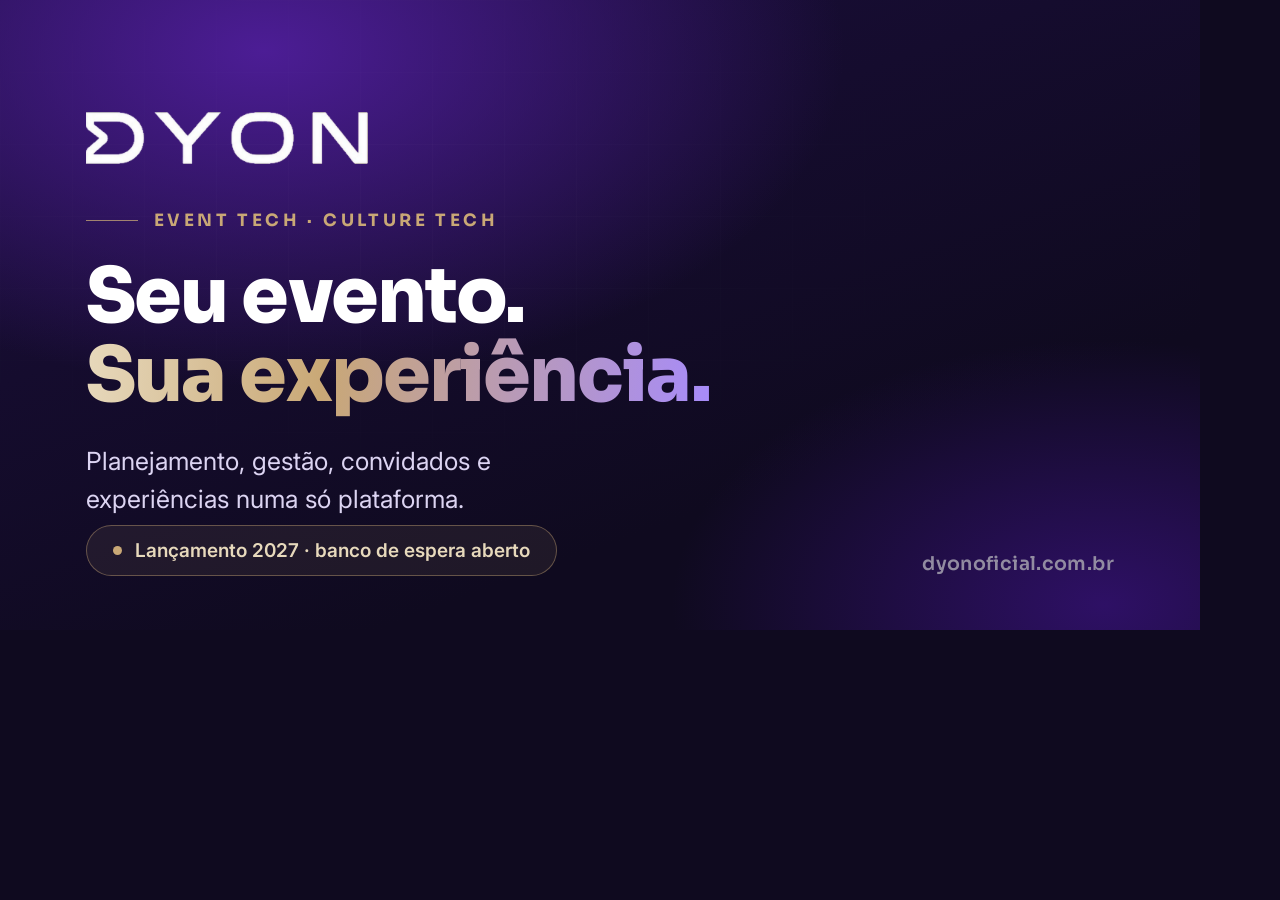
<file: .og-template.html>
<!doctype html><html lang="pt-BR"><head><meta charset="utf-8">
<link rel="preconnect" href="https://fonts.googleapis.com">
<link rel="preconnect" href="https://fonts.gstatic.com" crossorigin>
<link href="https://fonts.googleapis.com/css2?family=Sora:wght@400;600;700;800&family=Inter:wght@400;500;600&display=swap" rel="stylesheet">
<style>
*{margin:0;padding:0;box-sizing:border-box}
body{width:1200px;height:630px;overflow:hidden;
  font-family:'Inter',sans-serif;background:#0F0A1F;position:relative;
  display:flex;flex-direction:column;justify-content:center;padding:0 86px}
.glow{position:absolute;inset:0;
  background:radial-gradient(78% 86% at 22% 8%, #4C1D95 0%, rgba(76,29,149,0) 62%),
             radial-gradient(60% 70% at 92% 96%, #2E1065 0%, rgba(46,16,101,0) 60%),
             linear-gradient(160deg,#1B0E3D 0%,#0F0A1F 72%)}
.grid{position:absolute;inset:0;opacity:.35;
  background-image:linear-gradient(rgba(255,255,255,.045) 1px,transparent 1px),
                   linear-gradient(90deg,rgba(255,255,255,.045) 1px,transparent 1px);
  background-size:72px 72px;
  -webkit-mask-image:radial-gradient(ellipse 70% 62% at 32% 34%,#000 18%,transparent 76%)}
.c{position:relative;z-index:2}
.logo{height:52px;width:auto;display:block;margin-bottom:46px}
.eyebrow{font-family:'Sora',sans-serif;font-size:17px;font-weight:700;letter-spacing:.2em;
  text-transform:uppercase;color:#C9A876;display:flex;align-items:center;gap:16px;margin-bottom:26px}
.eyebrow::before{content:"";width:52px;height:1.5px;background:#C9A876;opacity:.75}
h1{font-family:'Sora',sans-serif;font-size:76px;font-weight:800;line-height:1.04;
  letter-spacing:-.025em;color:#fff}
h1 span{background:linear-gradient(94deg,#E7D9BC 0%,#C9A876 38%,#A78BFA 100%);
  -webkit-background-clip:text;background-clip:text;color:transparent}
p{font-size:25px;line-height:1.5;color:#DCD4F2;max-width:28ch;margin-top:28px}
.badge{position:absolute;left:86px;bottom:54px;z-index:2;display:flex;align-items:center;gap:13px;
  font-size:19px;font-weight:600;color:#E7D9BC;
  border:1px solid rgba(201,168,118,.42);border-radius:999px;padding:13px 26px;
  background:rgba(201,168,118,.09)}
.dot{width:9px;height:9px;border-radius:50%;background:#C9A876}
.url{position:absolute;right:86px;bottom:54px;z-index:2;font-family:'Sora',sans-serif;
  font-size:19px;font-weight:600;color:#928CA1;letter-spacing:.02em}
</style></head><body>
<div class="glow"></div><div class="grid"></div>
<div class="c">
  <img class="logo" src="logo-dyon-branco.png" alt="">
  <div class="eyebrow">Event Tech · Culture Tech</div>
  <h1>Seu evento.<br><span>Sua experiência.</span></h1>
  <p>Planejamento, gestão, convidados e experiências numa só plataforma.</p>
</div>
<div class="badge"><span class="dot"></span>Lançamento 2027 · banco de espera aberto</div>
<div class="url">dyonoficial.com.br</div>
</body></html>
</file>
<file: style.css>
/* ==========================================================================
   DYON — Landing page
   1. Tokens  2. Base  3. Utilitários  4. Componentes  5. Seções  6. Responsivo
   ========================================================================== */

/* ==================== 1. TOKENS ==================== */
:root{
  /* cor */
  --ink:#0F0A1F;
  --ink-900:#151029;
  --violet-950:#1B0E3D;
  --violet-900:#2E1065;
  --violet-800:#4C1D95;
  --violet-700:#6D28D9;
  --violet-600:#7C3AED;
  --violet-400:#A78BFA;
  --lavender-200:#DCD4F2;
  --lavender-100:#EDE9FE;
  --lavender-50:#F7F5FC;
  --gold:#C9A876;
  --gold-soft:#E7D9BC;
  --white:#FFFFFF;
  --ink-soft:#615B70;
  --ink-faint:#928CA1;
  /* Variante do --ink-faint para texto pequeno sobre fundo CLARO.
     O --ink-faint original (#928CA1) segue em uso no rodape escuro, onde ja
     passa com 5.99:1 — por isso a variante em vez de trocar o token.

     O valor foi medido no pixel renderizado, nao deduzido do CSS: a legenda
     da plataforma cai sobre a sombra do mockup, que escurece o fundo de
     --lavender-50 (#F7F5FC) para cerca de #D6D2DF. Contra esse fundo real,
     esta cor da 4.95:1; contra o lavanda liso, 6.80:1. */
  --ink-faint-on-light:#595367;
  --line:#E7E2F1;
  --line-light:rgba(255,255,255,0.12);
  --line-light-strong:rgba(255,255,255,0.22);
  --surface-light:rgba(255,255,255,0.05);

  /* tipografia */
  --font-display:'Sora','Segoe UI',sans-serif;
  --font-body:'Inter','Segoe UI',sans-serif;

  /* forma */
  --radius-xl:28px;
  --radius-lg:20px;
  --radius-md:14px;
  --radius-sm:10px;
  --radius-pill:999px;

  /* elevação */
  --shadow-sm:0 1px 2px rgba(27,14,61,.06), 0 4px 12px -4px rgba(27,14,61,.10);
  --shadow-md:0 2px 4px rgba(27,14,61,.05), 0 14px 32px -12px rgba(27,14,61,.16);
  --shadow-lg:0 4px 8px rgba(27,14,61,.05), 0 28px 60px -24px rgba(27,14,61,.28);
  --shadow-gold:0 12px 28px -12px rgba(201,168,118,.55);

  /* movimento */
  --ease:cubic-bezier(.22,.61,.36,1);
  --t-fast:.18s var(--ease);
  --t-med:.32s var(--ease);
}

/* ==================== 2. BASE ==================== */
*{box-sizing:border-box; margin:0; padding:0;}
html{
  scroll-behavior:smooth; -webkit-text-size-adjust:100%;
  /* PAGINA PARADA NO CELULAR (1 de 3)
     pan-x/pan-y deixam rolar, mas tiram a pinça e o duplo-toque.
     Para voltar a permitir zoom: apague este touch-action, o do body,
     o trecho do viewport no index.html e o bloco "GESTOS" do script.js. */
  touch-action:pan-x pan-y;

  /* O overflow-x do body sozinho não impedia arrastar a página de lado: o
     mockup dos celulares vazava alguns pixels e dava para deslizar na
     horizontal. Aqui trava de vez — a página só se move para cima e para
     baixo, nunca para os lados. */
  overflow-x:hidden;
}
body{
  font-family:var(--font-body);
  font-size:16px;
  line-height:1.6;
  color:var(--ink);
  background:var(--white);
  -webkit-font-smoothing:antialiased;
  -moz-osx-font-smoothing:grayscale;
  font-feature-settings:"kern" 1,"liga" 1;
  overflow-x:hidden;
  touch-action:pan-x pan-y;
}
h1,h2,h3{font-family:var(--font-display); text-wrap:balance;}
p{text-wrap:pretty;}
a{color:inherit; text-decoration:none;}
ul{list-style:none;}
button{font-family:inherit; font-size:inherit; color:inherit; cursor:pointer; border:none; background:none;}
img,svg{display:block; max-width:100%;}
::selection{background:var(--violet-600); color:#fff;}

:focus-visible{outline:2px solid var(--gold); outline-offset:3px; border-radius:4px;}

.skip-link{
  position:absolute; left:50%; top:-100px; transform:translateX(-50%); z-index:200;
  background:var(--gold); color:var(--violet-950); font-weight:700; font-size:14px;
  padding:12px 22px; border-radius:0 0 var(--radius-md) var(--radius-md); transition:top var(--t-fast);
}
.skip-link:focus{top:0;}


/* PAGINA PARADA NO CELULAR (2 de 3)
   O iPhone dá zoom sozinho em qualquer campo com fonte menor que 16px — e não
   desfaz o zoom depois. Em aparelho de toque, todo campo passa a 16px.
   O !important existe porque há regras de tamanho espalhadas pelo arquivo;
   aqui é limitação da plataforma, não preferência. */
@media (pointer: coarse){
  input, select, textarea{font-size:16px !important;}
}

@media (prefers-reduced-motion: reduce){
  *{animation-duration:.01ms !important; animation-iteration-count:1 !important; transition-duration:.01ms !important; scroll-behavior:auto !important;}
}

/* ==================== 3. UTILITÁRIOS ==================== */
.icon-sprite{position:absolute; width:0; height:0; overflow:hidden;}
.ico{
  width:1em; height:1em; flex:0 0 auto;
  fill:none; stroke:currentColor; stroke-width:1.7;
  stroke-linecap:round; stroke-linejoin:round;
  overflow:visible;
}

.section-inner{max-width:1160px; margin:0 auto; padding:0 32px; position:relative; z-index:1;}
.section-inner.center{text-align:center; display:flex; flex-direction:column; align-items:center;}
.section{padding:120px 0; position:relative; scroll-margin-top:90px;}
.section.alt{background:var(--lavender-50); border-top:1px solid var(--line); border-bottom:1px solid var(--line);}
.section.dark{background:linear-gradient(180deg,var(--ink) 0%,var(--violet-950) 100%); color:var(--white);}

.eyebrow{
  display:inline-flex; align-items:center; gap:10px;
  font-family:var(--font-display); font-size:11.5px; font-weight:700;
  letter-spacing:.18em; text-transform:uppercase; margin-bottom:20px;
}
.eyebrow::before{content:""; width:26px; height:1px; background:currentColor; opacity:.55;}
.eyebrow.dark{color:var(--violet-700);}
.eyebrow.light{color:var(--gold);}
.center .eyebrow{justify-content:center;}

.section-title{
  font-size:clamp(29px,3.6vw,44px); font-weight:700; line-height:1.14;
  max-width:20ch; letter-spacing:-.02em;
}
.section-title.light{color:var(--white);}
.center .section-title{max-width:22ch;}
.section-sub{font-size:16.5px; color:var(--ink-soft); margin-top:16px; max-width:58ch; line-height:1.65;}
.section-sub.light{color:var(--lavender-200);}

.reveal{opacity:0; transform:translateY(22px); transition:opacity .65s var(--ease), transform .65s var(--ease);}
.reveal.in{opacity:1; transform:none;}

/* ==================== 4. COMPONENTES ==================== */
/* --- botões --- */
.btn{
  display:inline-flex; align-items:center; justify-content:center; gap:10px;
  padding:15px 28px; border-radius:var(--radius-md);
  font-weight:600; font-size:14.5px; letter-spacing:.01em; line-height:1.3;
  text-align:center; max-width:100%;
  transition:transform var(--t-fast), box-shadow var(--t-fast), background var(--t-fast), border-color var(--t-fast);
}
.btn .ico{font-size:17px; stroke-width:1.8;}
.btn:hover{transform:translateY(-2px);}
.btn:active{transform:translateY(0) scale(.98);}
.btn-gold{
  background:linear-gradient(135deg,var(--gold-soft) 0%,var(--gold) 100%);
  color:var(--violet-950); box-shadow:var(--shadow-gold);
}
.btn-gold:hover{box-shadow:0 18px 38px -14px rgba(201,168,118,.7);}
.btn-outline-light{border:1px solid var(--line-light-strong); color:var(--white); background:var(--surface-light);}
.btn-outline-light:hover{background:rgba(255,255,255,.12); border-color:rgba(255,255,255,.38);}
.btn-lg{padding:19px 40px; font-size:16px;}
.btn-full{width:100%;}
.hero-actions{display:flex; gap:14px; flex-wrap:wrap; margin-top:36px;}
.center .hero-actions{justify-content:center;}

/* --- nav --- */
.nav{
  position:fixed; top:0; left:0; right:0; z-index:100;
  backdrop-filter:blur(18px); -webkit-backdrop-filter:blur(18px);
  background:rgba(15,10,31,.62); border-bottom:1px solid transparent;
  transition:background var(--t-med), border-color var(--t-med), box-shadow var(--t-med);
}
.nav.scrolled{background:rgba(15,10,31,.92); border-bottom-color:var(--line-light); box-shadow:0 10px 30px -18px rgba(0,0,0,.9);}
.nav-inner{max-width:1160px; margin:0 auto; padding:15px 32px; display:flex; align-items:center; justify-content:space-between; gap:24px;}
/* Logo oficial: a palavra DYON inteira, recortada do arquivo da marca com o
   fundo removido. É a letra oficial, não uma fonte parecida. */
.nav-logo{display:inline-flex; align-items:center;}
.nav-logo-img{height:21px; width:auto; flex:none; display:block;}
.nav-links{display:flex; gap:30px;}
.nav-links a{position:relative; font-size:13.5px; font-weight:500; color:var(--lavender-200); padding:4px 0; transition:color var(--t-fast);}
.nav-links a::after{
  content:""; position:absolute; left:0; right:0; bottom:-2px; height:1.5px;
  background:var(--gold); transform:scaleX(0); transform-origin:left; transition:transform var(--t-med);
}
.nav-links a:hover{color:var(--white);}
.nav-links a:hover::after, .nav-links a.active::after{transform:scaleX(1);}
.nav-links a.active{color:var(--white);}
.nav-cta{
  background:linear-gradient(135deg,var(--gold-soft),var(--gold)); color:var(--violet-950);
  padding:10px 20px; border-radius:var(--radius-sm); font-size:13px; font-weight:700; flex-shrink:0;
  transition:transform var(--t-fast), box-shadow var(--t-fast);
}
.nav-cta:hover{transform:translateY(-1px); box-shadow:var(--shadow-gold);}
.nav-burger{display:none; flex-direction:column; gap:5px; width:26px; padding:4px 0;}
.nav-burger span{height:2px; background:var(--white); border-radius:2px; transition:transform var(--t-med), opacity var(--t-fast);}
.nav-burger[aria-expanded="true"] span:nth-child(1){transform:translateY(7px) rotate(45deg);}
.nav-burger[aria-expanded="true"] span:nth-child(2){opacity:0;}
.nav-burger[aria-expanded="true"] span:nth-child(3){transform:translateY(-7px) rotate(-45deg);}

/* ==================== 5. SEÇÕES ==================== */
/* --- hero --- */
.hero{
  position:relative; padding:124px 0 110px; color:var(--white); overflow:hidden; scroll-margin-top:0;
  background:radial-gradient(ellipse 90% 70% at 15% 0%, var(--violet-900) 0%, var(--ink) 62%);
}
.hero-glow{
  position:absolute; inset:-30%; z-index:0; pointer-events:none;
  background:
    radial-gradient(circle at 25% 25%, rgba(124,58,237,.42), transparent 55%),
    radial-gradient(circle at 80% 60%, rgba(201,168,118,.22), transparent 50%);
  animation:glow-drift 14s ease-in-out infinite alternate;
}
.hero-glow.subtle{opacity:.55;}
/* rede de partículas — fundo decorativo, atrás do conteúdo (ver anima.js) */
.hero-rede{
  position:absolute; inset:0; width:100%; height:100%;
  z-index:1; pointer-events:none;
}

.hero-lines{
  position:absolute; inset:0; z-index:0; pointer-events:none; opacity:.35;
  background-image:linear-gradient(rgba(255,255,255,.045) 1px, transparent 1px),
                   linear-gradient(90deg, rgba(255,255,255,.045) 1px, transparent 1px);
  background-size:72px 72px;
  mask-image:radial-gradient(ellipse 70% 60% at 50% 30%, #000 20%, transparent 75%);
  -webkit-mask-image:radial-gradient(ellipse 70% 60% at 50% 30%, #000 20%, transparent 75%);
}
@keyframes glow-drift{from{transform:translate(0,0) scale(1);} to{transform:translate(2%,-2%) scale(1.08);}}
.hero-inner{position:relative; z-index:2;}
.hero-title{
  font-size:clamp(42px,6.6vw,76px); font-weight:800; line-height:1.03; letter-spacing:-.035em;
  animation:fade-up .9s var(--ease) both;
}
.hero-title span{
  background:linear-gradient(110deg,var(--gold-soft) 0%,var(--gold) 45%,var(--violet-400) 100%);
  -webkit-background-clip:text; background-clip:text; color:transparent;
}
.hero-sub{
  font-size:17.5px; color:var(--lavender-200); max-width:54ch; margin-top:26px; line-height:1.65;
  animation:fade-up 1s .08s var(--ease) both;
}
@keyframes fade-up{from{opacity:0; transform:translateY(18px);} to{opacity:1; transform:none;}}

.launch-badge{
  display:flex; align-items:center; gap:9px; margin:0 0 24px;
  width:fit-content; max-width:100%; line-height:1.35;
  background:rgba(201,168,118,.10); border:1px solid rgba(201,168,118,.32);
  color:var(--gold-soft); font-size:12.5px; font-weight:500; letter-spacing:.01em;
  padding:9px 18px; border-radius:var(--radius-pill);
  animation:fade-up .8s var(--ease) both;
}
.launch-badge .ico{font-size:15px; color:var(--gold);}

.ecosystem{position:relative; margin-top:96px; display:grid; grid-template-columns:repeat(5,1fr); gap:12px; align-items:start;}
.ecosystem-thread{position:absolute; top:-24px; left:0; width:100%; height:120px; z-index:0;}
.ecosystem-thread path{fill:none; stroke:url(#threadGrad); stroke-width:1.5; stroke-dasharray:5 9; opacity:.5;}
.eco-node{position:relative; z-index:1; display:flex; flex-direction:column; align-items:center; gap:12px; text-align:center;}
.eco-node span{
  width:56px; height:56px; border-radius:var(--radius-lg); font-size:23px; color:var(--lavender-200);
  background:rgba(255,255,255,.05); border:1px solid var(--line-light);
  display:flex; align-items:center; justify-content:center;
  backdrop-filter:blur(6px); transition:transform var(--t-med), border-color var(--t-med), color var(--t-med);
}
.eco-node:hover span{transform:translateY(-3px); border-color:var(--line-light-strong); color:var(--white);}
.eco-node b{font-size:11.5px; font-weight:600; color:var(--lavender-200); letter-spacing:.04em; text-transform:uppercase;}
.eco-node-brand span{background:linear-gradient(135deg,var(--gold-soft),var(--gold)); color:var(--violet-950); border-color:transparent; box-shadow:var(--shadow-gold);}
.eco-node-brand .ico{stroke-width:2;}
.eco-node-brand b{color:var(--gold); font-weight:800; letter-spacing:.14em;}

/* --- problema --- */
.problem-grid{display:flex; flex-wrap:wrap; gap:10px; margin:38px 0 32px;}
.problem-chip{
  display:inline-flex; align-items:center; gap:9px;
  background:var(--white); border:1px solid var(--line); border-radius:var(--radius-pill);
  padding:10px 18px; font-size:13.5px; font-weight:500; color:var(--ink-soft);
  box-shadow:var(--shadow-sm); transition:transform var(--t-fast), box-shadow var(--t-fast);
}
.problem-chip .ico{font-size:16px; color:var(--violet-600);}
.problem-chip:hover{transform:translateY(-2px); box-shadow:var(--shadow-md);}
.problem-text{font-size:16.5px; color:var(--ink-soft); line-height:1.7; max-width:66ch;}
.problem-punch{font-family:var(--font-display); font-size:clamp(19px,2.2vw,23px); font-weight:700; margin-top:28px; color:var(--violet-800); letter-spacing:-.01em;}

/* --- o tamanho da oportunidade --- */
.section-title.wide{max-width:26ch;}
.stat-grid{display:grid; grid-template-columns:repeat(4,minmax(0,1fr)); gap:18px; margin-top:44px;}
.stat-card{
  background:var(--surface-light); border:1px solid var(--line-light);
  border-radius:var(--radius-lg); padding:26px 24px 24px; min-width:0;
  transition:transform var(--t-med), border-color var(--t-med);
}
.stat-card{transition:transform var(--t-med), border-color var(--t-med), box-shadow var(--t-med);}
.stat-card:hover{transform:translateY(-4px); border-color:var(--line-light-strong);}
.stat-num{
  font-family:var(--font-display); font-size:clamp(25px,2.5vw,33px); font-weight:700;
  letter-spacing:-.02em; line-height:1.06; color:var(--gold);
}
/* dígitos de mesma largura: o número não dança durante a contagem */
.stat-num, .gap-value, .gap-big, .app-num{font-variant-numeric:tabular-nums;}
.stat-num.violet{color:var(--violet-400);}
.stat-num.soft{color:var(--gold-soft);}
.stat-num.lav{color:var(--lavender-200);}
.stat-label{margin-top:12px; font-size:14px; line-height:1.5; color:var(--lavender-200);}

/* o indicador de R$ 140,9 bi carrega o argumento: ganha mais peso visual */
.stat-card-destaque{
  background:linear-gradient(160deg, rgba(201,168,118,.16), rgba(255,255,255,.04));
  border-color:rgba(201,168,118,.42);
}
.stat-card-destaque .stat-num{font-size:clamp(29px,3vw,40px);}
.fonte{margin-top:26px; font-size:13px; color:var(--lavender-200); opacity:.72;}

/* --- a dor que ninguém automatizou --- */
.gap-grid{display:grid; grid-template-columns:repeat(2,minmax(0,1fr)); gap:18px; margin-top:44px;}
.gap-card{display:flex; flex-direction:column; justify-content:center; padding:34px 30px;}
.gap-card.destaque{
  background:linear-gradient(160deg, rgba(124,58,237,.34), rgba(255,255,255,.04));
  border-color:var(--line-light-strong);
}
.gap-when{
  font-family:var(--font-display); font-size:11.5px; font-weight:700;
  letter-spacing:.18em; text-transform:uppercase; color:var(--lavender-200);
}
.gap-when.now{color:var(--gold);}
.gap-value{
  font-family:var(--font-display); font-size:clamp(33px,4.2vw,52px); font-weight:700;
  line-height:1.06; letter-spacing:-.02em; color:var(--lavender-200); margin-top:6px;
}
.gap-value.now{color:var(--gold);}
.gap-big{
  font-family:var(--font-display); font-size:clamp(42px,5.8vw,70px); font-weight:800;
  line-height:1; letter-spacing:-.03em; color:var(--white);
}
.gap-desc{margin-top:18px; font-size:15px; line-height:1.6; color:var(--lavender-200);}
.gap-punch{margin-top:22px; font-size:15.5px; font-weight:600; color:var(--gold);}

/* GRÁFICO DE BARRAS VERTICAIS
   Duas colunas, altura proporcional ao número real: 47.262 é 43,3% de 109.025.
   Crescem de baixo para cima com a rolagem (anima.js); sem JavaScript já
   aparecem na altura certa. */
.grafico{
  display:grid; grid-template-columns:1fr 1fr; gap:clamp(20px,5vw,52px);
  align-items:end; height:clamp(220px,32vw,300px); margin-top:6px;
}
.grafico-col{display:flex; flex-direction:column; align-items:center; height:100%; min-width:0;}
.grafico-col .gap-value{
  margin:0 0 14px; font-size:clamp(24px,3.2vw,36px); white-space:nowrap;
}
.grafico-barra{
  flex:1; width:100%; max-width:132px; margin:0 auto;
  display:flex; align-items:flex-end;
  border-bottom:1px solid var(--line-light-strong);
}
.grafico-barra > span{
  display:block; width:100%; border-radius:12px 12px 0 0;
  background:linear-gradient(180deg, var(--violet-400) 0%, rgba(167,139,250,.12) 100%);
  transform-origin:bottom;
}
/* a coluna de 2025 é o argumento da seção: cor quente, viva, com brilho */
.grafico-barra > span.agora{
  background:linear-gradient(180deg,#FFD66B 0%,#F0A93B 30%,#C2491F 68%,#7C3AED 100%);
  box-shadow:0 0 52px -6px rgba(240,169,59,.6);
}
.grafico-col .gap-when{margin-top:16px; text-align:center;}
.grafico-legenda{
  margin-top:24px; text-align:center; font-size:12.5px;
  color:var(--lavender-200); opacity:.65;
}

.gap-mensagem{
  margin-top:36px; font-family:var(--font-display); font-size:clamp(18px,2.2vw,22px);
  font-weight:600; line-height:1.45; color:var(--white); max-width:36ch;
}

/* --- solução --- */
.pillar-grid{display:grid; grid-template-columns:repeat(3,1fr); gap:24px; margin-top:48px;}
.pillar-card{
  display:flex; flex-direction:column;
  background:var(--white); border:1px solid var(--line); border-radius:var(--radius-xl);
  padding:32px 28px 30px; box-shadow:var(--shadow-md);
  transition:transform var(--t-med), box-shadow var(--t-med), border-color var(--t-med);
}
.pillar-card:hover{transform:translateY(-5px); box-shadow:var(--shadow-lg); border-color:var(--lavender-100);}
.pillar-head{display:flex; align-items:center; justify-content:space-between; margin-bottom:20px;}
.pillar-icon{
  width:46px; height:46px; border-radius:var(--radius-md); font-size:22px;
  display:flex; align-items:center; justify-content:center;
  background:linear-gradient(135deg,var(--violet-800),var(--violet-600)); color:#fff;
  box-shadow:0 10px 22px -10px rgba(76,29,149,.7);
}
.pillar-num{font-family:var(--font-display); font-size:12.5px; font-weight:700; color:var(--gold); letter-spacing:.12em;}
.pillar-card h3{font-size:22px; letter-spacing:-.02em; margin-bottom:8px;}
.pillar-lead{font-weight:600; font-size:14.5px; color:var(--violet-800); margin-bottom:10px; line-height:1.45;}
.pillar-desc{font-size:14px; color:var(--ink-soft); line-height:1.6;}
.pillar-list{display:flex; flex-wrap:wrap; gap:6px; margin-top:20px;}
.pillar-list li{background:var(--lavender-50); border:1px solid var(--line); border-radius:var(--radius-pill); padding:5px 12px; font-size:11.5px; font-weight:500; color:var(--ink-soft);}

/* --- o computador com a plataforma ---
   Mesmos módulos, números e eventos do protótipo real da Dyon. A paleta clara
   por dentro é a da própria plataforma (#F6F5FB sobre violeta), e não a do
   site: é a tela do produto, não um cartão da página. */
.plataforma{display:flex; flex-direction:column; align-items:center; gap:18px; margin:48px 0 8px;}
.laptop{width:min(100%,880px); perspective:1600px;}
.laptop-tela{
  position:relative; padding:11px; border-radius:16px 16px 5px 5px;
  background:linear-gradient(165deg,#2A2250,#14102A);
  box-shadow:0 48px 90px -34px rgba(27,14,61,.55), 0 0 0 1px rgba(27,14,61,.10);
  transform:rotateX(7deg); transform-origin:bottom center;
  transition:transform .6s var(--ease);
}
.laptop-base{
  width:min(100%,104%); max-width:none; height:14px; margin:0 auto;
  background:linear-gradient(180deg,#30275C,#191338);
  border-radius:0 0 16px 16px;
  box-shadow:0 20px 34px -18px rgba(27,14,61,.5);
}
.app{
  display:grid; grid-template-columns:154px 1fr; text-align:left;
  background:#F6F5FB; border-radius:9px; overflow:hidden; min-height:338px;
}
.app-lado{display:flex; flex-direction:column; gap:3px; padding:16px 12px; background:#1a1030;}
.app-marca{font-family:var(--font-display); font-weight:800; font-size:13px; letter-spacing:.22em; color:#fff; margin-bottom:14px;}
.app-grupo{font-size:8.5px; letter-spacing:.16em; text-transform:uppercase; color:rgba(221,214,254,.45); margin:10px 0 4px;}
.app-item{font-size:11px; color:#DDD6FE; padding:6px 9px; border-radius:6px;}
.app-item.ativo{background:#5B3CC4; color:#fff; font-weight:600;}
.app-corpo{padding:16px 18px; display:flex; flex-direction:column; gap:14px; min-width:0;}
.app-topo{display:flex; align-items:center; justify-content:space-between; gap:12px;}
.app-ola b{display:block; font-family:var(--font-display); font-size:15px; color:#1c1726;}
.app-ola span{font-size:10.5px; color:#6b6579;}
.app-botao{background:#5B3CC4; color:#fff; font-size:10px; font-weight:600; padding:7px 13px; border-radius:7px; white-space:nowrap;}
.app-kpis{display:grid; grid-template-columns:repeat(4,1fr); gap:9px;}
.app-kpis > div{background:#fff; border:1px solid #ecebf3; border-radius:9px; padding:10px 11px; min-width:0;}
.app-num{display:block; font-family:var(--font-display); font-size:19px; font-weight:700; color:#2a1957; line-height:1.1;}
.app-kpis span{font-size:8.5px; color:#6b6579; line-height:1.3; display:block; margin-top:3px;}
.app-lista{background:#fff; border:1px solid #ecebf3; border-radius:9px; padding:12px 13px; display:flex; flex-direction:column; gap:9px;}
.app-lista-t{font-family:var(--font-display); font-size:11px; font-weight:700; color:#1c1726;}
.app-linha{display:flex; align-items:center; gap:10px; min-width:0;}
.app-linha i{
  font-style:normal; font-size:8px; font-weight:700; letter-spacing:.08em;
  background:#EDE9FE; color:#5B3CC4; padding:4px 6px; border-radius:5px; flex:none;
}
.app-linha b{font-size:10.5px; font-weight:500; color:#3d3650; flex:1; min-width:0; overflow:hidden; text-overflow:ellipsis; white-space:nowrap;}
.app-linha em{font-style:normal; font-size:8.5px; color:#7e671f; background:#FBF3DA; padding:3px 7px; border-radius:20px; flex:none;}
.plataforma figcaption{font-size:12.5px; color:var(--ink-faint-on-light); text-align:center;}

/* --- experiência do convidado --- */
.guest-showcase{display:grid; grid-template-columns:.85fr 1fr; gap:64px; align-items:center; margin-top:60px;}
.phones{position:relative; height:470px;}
.mockphone{
  position:absolute; width:230px; height:450px; border-radius:36px;
  background:var(--white); border:9px solid #14102A; overflow:hidden;
  box-shadow:0 40px 80px -24px rgba(0,0,0,.65), 0 0 0 1px rgba(255,255,255,.06);
}
.mockphone-back{left:0; top:32px; transform:rotate(-8deg); opacity:.7; filter:brightness(.75) saturate(.9);}
.mockphone-front{left:112px; top:0; transform:rotate(4deg);}
.mockscreen{width:100%; height:100%; padding:26px 18px; display:flex; flex-direction:column;}
.mockscreen-ticket{background:linear-gradient(165deg,var(--violet-900),var(--violet-700)); color:#fff; align-items:flex-start; gap:9px;}
.mock-tag{background:linear-gradient(120deg,var(--gold-soft),var(--gold)); color:var(--violet-950); font-size:9px; font-weight:800; padding:4px 10px; border-radius:var(--radius-pill); letter-spacing:.06em; text-transform:uppercase;}
.mock-guest-name{font-family:var(--font-display); font-size:17px; letter-spacing:-.01em;}
.mock-ticket-event{font-size:10.5px; color:var(--lavender-200); font-weight:500;}
.mock-qr{margin-top:auto; width:100%; height:auto; fill:#fff; stroke:none; opacity:.92;}
.mockscreen-home{background:var(--lavender-50); align-items:stretch; text-align:center; gap:6px; padding:22px 14px 26px;}
.mock-home-header{display:flex; align-items:center; justify-content:space-between; text-align:left; margin-bottom:18px;}
.mock-hi{font-size:11.5px; color:var(--ink-soft); line-height:1.3;}
.mock-hi b{font-family:var(--font-display); color:var(--ink); font-size:13px;}
.mock-bell{font-size:13px; color:var(--ink-soft);}
.mock-ring{
  align-self:center; width:78px; height:78px; border-radius:50%;
  display:flex; align-items:center; justify-content:center;
  font-family:var(--font-display); font-weight:800; font-size:22px; color:var(--violet-800);
  background:conic-gradient(var(--violet-600) 0 72%, var(--lavender-100) 72% 100%);
  position:relative;
}
.mock-ring::before{content:""; position:absolute; inset:7px; border-radius:50%; background:var(--lavender-50);}
.mock-ring span{position:relative;}
.mock-caption{font-size:10px; color:var(--ink-faint-on-light); font-weight:600; letter-spacing:.02em;}
.mock-grid{display:grid; grid-template-columns:repeat(4,minmax(0,1fr)); gap:6px; margin-top:20px; width:100%;}
.mock-grid div{
  background:#fff; border:1px solid var(--line); border-radius:var(--radius-sm); aspect-ratio:1;
  display:flex; flex-direction:column; align-items:center; justify-content:center; gap:5px;
  font-size:7.5px; font-weight:600; color:var(--ink-soft); padding:4px; line-height:1.1;
  min-width:0; overflow-wrap:anywhere;
}
.mock-grid .ico{font-size:15px; color:var(--violet-600); stroke-width:1.6;}

.guest-lead{font-size:19px; font-weight:500; color:var(--white); line-height:1.55; margin-bottom:30px; max-width:40ch;}
.feature-list{display:grid; grid-template-columns:repeat(2,1fr); gap:14px; margin-bottom:34px;}
.feature-list li{display:flex; align-items:center; gap:12px; font-size:13.5px; font-weight:500; color:var(--lavender-200);}
.feature-list span{
  width:36px; height:36px; border-radius:var(--radius-sm); font-size:17px; color:var(--gold);
  background:rgba(255,255,255,.05); border:1px solid var(--line-light);
  display:flex; align-items:center; justify-content:center; flex-shrink:0;
}

/* --- turismo --- */
.chip-row{display:flex; flex-wrap:wrap; gap:10px; margin:34px 0 32px;}
.chip-row span{
  display:inline-flex; align-items:center; gap:9px;
  background:var(--lavender-100); color:var(--violet-800); border-radius:var(--radius-pill);
  padding:10px 18px; font-size:13.5px; font-weight:500;
}
.chip-row .ico{font-size:16px; opacity:.8;}
.destaque-bar{
  margin-top:36px; display:inline-flex; align-items:center; gap:10px; max-width:100%;
  font-family:var(--font-display); font-weight:700; font-size:15px; line-height:1.5; letter-spacing:-.01em;
  background:linear-gradient(120deg,var(--violet-800),var(--violet-600)); color:#fff;
  padding:16px 26px; border-radius:var(--radius-md);
  box-shadow:0 16px 34px -16px rgba(76,29,149,.75);
}
.destaque-btn{transition:transform var(--t-fast), box-shadow var(--t-fast);}
.destaque-btn .ico{font-size:18px; transition:transform var(--t-med);}
.destaque-btn:hover{transform:translateY(-2px); box-shadow:0 20px 40px -16px rgba(76,29,149,.85);}
.destaque-btn:hover .ico{transform:translateX(4px);}

/* --- IA --- */
.chat-mock{
  max-width:500px; margin:52px auto 0; overflow:hidden;
  background:rgba(255,255,255,.04); border:1px solid var(--line-light); border-radius:var(--radius-xl);
  backdrop-filter:blur(10px); box-shadow:0 30px 70px -30px rgba(0,0,0,.8);
}
.chat-mock-header{
  display:flex; align-items:center; gap:10px; padding:16px 22px;
  border-bottom:1px solid var(--line-light); font-weight:600; font-size:14px; color:var(--gold);
}
.chat-mock-header .ico{font-size:17px;}
.chat-status{
  margin-left:auto; font-style:normal; font-size:11px; font-weight:500; color:var(--lavender-200);
  display:inline-flex; align-items:center; gap:6px; opacity:.75;
}
.chat-status::before{content:""; width:6px; height:6px; border-radius:50%; background:#4ADE80;}
.chat-mock-body{padding:22px; display:flex; flex-direction:column; gap:10px;}
.chat-mock-bubble{max-width:82%; padding:11px 16px; border-radius:var(--radius-lg); font-size:13.5px; line-height:1.5;}
.chat-mock-bubble.user{align-self:flex-end; background:var(--violet-700); color:#fff; border-bottom-right-radius:5px;}
.chat-mock-bubble.bot{align-self:flex-start; background:rgba(255,255,255,.07); color:var(--lavender-200); border-bottom-left-radius:5px;}
.ia-message{text-align:center; font-family:var(--font-display); font-size:19px; font-weight:500; line-height:1.55; color:var(--white); max-width:44ch; margin:44px auto 0;}

/* --- como funciona --- */
.steps{position:relative; display:grid; grid-template-columns:repeat(4,1fr); gap:28px; margin-top:60px;}
.steps-thread{position:absolute; top:0; left:0; width:100%; height:42px; z-index:0;}
.steps-thread path{fill:none; stroke:url(#threadGrad2); stroke-width:1.5; stroke-dasharray:5 9;}
.step{position:relative; z-index:1;}
.step-num{
  display:flex; align-items:center; justify-content:center; width:42px; height:42px; border-radius:50%;
  background:var(--white); border:1.5px solid var(--violet-600); color:var(--violet-700);
  font-family:var(--font-display); font-weight:800; font-size:14px; margin-bottom:20px;
  box-shadow:0 0 0 6px var(--lavender-50);
}
.step h3{font-size:18px; letter-spacing:-.01em; margin-bottom:8px;}
.step p{font-size:13.5px; color:var(--ink-soft); line-height:1.6;}

/* --- agendar apresentação --- */
.experimente-section{text-align:center; overflow:hidden;}
.schedule-flow{margin-top:46px; display:flex; flex-direction:column; align-items:center; gap:26px;}
.schedule-step{display:none; flex-direction:column; align-items:center; gap:18px; animation:fade-up .5s var(--ease) both;}
.schedule-step.show{display:flex;}
.schedule-question{font-family:var(--font-display); font-size:16px; font-weight:600; color:var(--white);}
.schedule-options{display:flex; gap:14px; flex-wrap:wrap; justify-content:center;}
.schedule-option{
  display:inline-flex; align-items:center; gap:10px;
  background:var(--surface-light); border:1px solid var(--line-light-strong); border-radius:var(--radius-md);
  padding:16px 28px; color:var(--white); font-size:14.5px; font-weight:600;
  transition:background var(--t-fast), border-color var(--t-fast), transform var(--t-fast);
}
.schedule-option .ico{font-size:18px; color:var(--gold);}
.schedule-option:hover{background:rgba(201,168,118,.14); border-color:var(--gold); transform:translateY(-2px);}
.schedule-option:active{transform:scale(.97);}
.schedule-confirm{font-size:15px; color:var(--lavender-200); max-width:44ch; text-align:center; line-height:1.6;}

/* --- hacktown --- */
.hacktown-text{font-size:16.5px; color:var(--ink-soft); line-height:1.75; max-width:68ch; margin:26px auto 0;}
.hacktown-cta{font-family:var(--font-display); font-weight:700; font-size:20px; margin-top:28px; color:var(--violet-800);}

/* --- para quem --- */
.audience-grid{display:grid; grid-template-columns:repeat(5,1fr); gap:18px; margin-top:48px;}
.audience-card{
  background:var(--white); border:1px solid var(--line); border-radius:var(--radius-lg);
  padding:28px 20px; text-align:center; box-shadow:var(--shadow-sm);
  transition:transform var(--t-med), box-shadow var(--t-med);
}
.audience-card:hover{transform:translateY(-4px); box-shadow:var(--shadow-md);}
.audience-icon{
  width:48px; height:48px; margin:0 auto 16px; border-radius:var(--radius-md); font-size:23px;
  display:flex; align-items:center; justify-content:center;
  background:var(--lavender-100); color:var(--violet-700);
}
.audience-card b{font-family:var(--font-display); font-size:14.5px; display:block; margin-bottom:8px; letter-spacing:-.01em;}
.audience-card p{font-size:12.5px; color:var(--ink-soft); line-height:1.5;}

/* --- perguntas frequentes --- */
.faq{display:flex; flex-direction:column; gap:12px; margin-top:44px; max-width:840px;}
.faq-item{
  background:var(--white); border:1px solid var(--line); border-radius:var(--radius-md);
  box-shadow:var(--shadow-sm); overflow:hidden;
  transition:border-color var(--t-fast), box-shadow var(--t-fast);
}
.faq-item:hover{border-color:var(--lavender-200); box-shadow:var(--shadow-md);}
.faq-item[open]{border-color:var(--violet-400);}
.faq-item summary{
  display:flex; align-items:center; justify-content:space-between; gap:20px;
  padding:20px 24px; cursor:pointer; list-style:none;
  font-family:var(--font-display); font-weight:600; font-size:16px;
  line-height:1.45; letter-spacing:-.01em; color:var(--ink);
}
.faq-item summary::-webkit-details-marker{display:none;}
.faq-item summary::after{
  content:""; flex-shrink:0; width:9px; height:9px; margin-top:-5px;
  border-right:2px solid var(--violet-600); border-bottom:2px solid var(--violet-600);
  transform:rotate(45deg); transition:transform var(--t-med), margin var(--t-med);
}
.faq-item[open] summary::after{transform:rotate(-135deg); margin-top:4px;}
.faq-item summary:focus-visible{outline:2px solid var(--gold); outline-offset:-3px;}
.faq-answer{padding:0 24px 22px;}
.faq-answer p{font-size:14.5px; color:var(--ink-soft); line-height:1.75; max-width:70ch;}

/* --- contato --- */
.contact-grid{display:grid; grid-template-columns:1.1fr .9fr; gap:64px;}
.lead-form{display:flex; flex-direction:column; gap:18px; margin-top:32px;}
.field-row{display:grid; grid-template-columns:1fr 1fr; gap:16px;}
.field{display:flex; flex-direction:column; gap:7px; min-width:0;}
.field label, .field-label{font-size:12px; font-weight:600; color:var(--lavender-200); letter-spacing:.02em;}
.field input, .field select, .field textarea{
  background:rgba(255,255,255,.05); border:1px solid var(--line-light); border-radius:var(--radius-sm);
  padding:13px 15px; color:var(--white); font-size:15px; font-family:inherit; outline:none; resize:vertical;
  transition:border-color var(--t-fast), box-shadow var(--t-fast), background var(--t-fast);
}
.field input::placeholder, .field textarea::placeholder{color:rgba(220,212,242,.4);}
.field input:hover, .field select:hover, .field textarea:hover{border-color:var(--line-light-strong);}
.field input:focus, .field select:focus, .field textarea:focus{
  border-color:var(--gold); background:rgba(255,255,255,.08); box-shadow:0 0 0 3px rgba(201,168,118,.16);
}
.field select{appearance:none; cursor:pointer;
  background-image:linear-gradient(45deg,transparent 50%,var(--lavender-200) 50%),linear-gradient(135deg,var(--lavender-200) 50%,transparent 50%);
  background-position:calc(100% - 19px) 21px, calc(100% - 14px) 21px; background-size:5px 5px, 5px 5px; background-repeat:no-repeat;}
.field select option{color:#000;}
.field input:focus-visible, .field select:focus-visible, .field textarea:focus-visible{outline:none;}
.field.invalid input, .field.invalid textarea{border-color:#F87171; background:rgba(248,113,113,.07);}
.field.invalid input:focus, .field.invalid textarea:focus{box-shadow:0 0 0 3px rgba(248,113,113,.16);}
.field-error{font-size:11.5px; font-weight:500; color:#FCA5A5; margin-top:-1px;}

.interest-toggles{display:flex; flex-direction:column; gap:10px; margin-top:2px;}
.interest-btn{
  display:flex; align-items:center; gap:12px; text-align:left;
  background:rgba(255,255,255,.04); border:1px solid var(--line-light); border-radius:var(--radius-sm);
  padding:14px 16px; color:var(--lavender-200); font-size:13.5px; font-weight:500;
  transition:background var(--t-fast), border-color var(--t-fast), color var(--t-fast);
}
.interest-btn .ico{font-size:18px; color:var(--gold); opacity:.6; transition:opacity var(--t-fast);}
.interest-btn:hover{border-color:var(--line-light-strong); color:var(--white);}
.interest-btn.active{background:rgba(201,168,118,.14); border-color:var(--gold); color:var(--white); font-weight:600;}
.interest-btn.active .ico{opacity:1;}
.form-note{font-size:11.5px; color:var(--ink-faint); line-height:1.5; text-align:center;}
/* campo-armadilha anti-spam: invisível para pessoas, preenchido por robôs */
.hp-field{position:absolute; left:-9999px; width:1px; height:1px; overflow:hidden;}

.lead-success{
  display:none; align-items:center; gap:14px; margin-top:24px;
  background:rgba(201,168,118,.10); border:1px solid rgba(201,168,118,.32);
  border-radius:var(--radius-md); padding:18px 20px;
}
.lead-success.show{display:flex; animation:fade-up .5s var(--ease) both;}
.lead-success > span{
  width:30px; height:30px; border-radius:50%; font-size:16px;
  background:var(--gold); color:var(--violet-950);
  display:flex; align-items:center; justify-content:center; flex-shrink:0;
}
.lead-success > span .ico{stroke-width:2.6;}
.lead-success p{font-size:13.5px; color:var(--lavender-200); line-height:1.5;}

.contact-channels{padding-top:4px;}
.channels-title{font-size:20px; font-weight:600; color:var(--white); margin:16px 0 26px; letter-spacing:-.01em;}
.channel-card{
  display:flex; align-items:center; gap:16px;
  background:rgba(255,255,255,.04); border:1px solid var(--line-light); border-radius:var(--radius-md);
  padding:17px 20px; margin-bottom:12px;
  transition:background var(--t-fast), transform var(--t-fast), border-color var(--t-fast);
}
.channel-card:hover{background:rgba(255,255,255,.08); border-color:var(--line-light-strong); transform:translateX(4px);}
.channel-icon{
  width:42px; height:42px; border-radius:var(--radius-sm); font-size:20px; flex-shrink:0;
  display:flex; align-items:center; justify-content:center;
  background:rgba(201,168,118,.12); color:var(--gold);
}
.channel-card div{flex:1; min-width:0;}
.channel-card b{font-size:14px; color:var(--white); display:block; margin-bottom:2px; font-weight:600;}
.channel-card p{font-size:12px; color:var(--lavender-200); opacity:.8;}
.channel-arrow{font-size:17px; color:var(--gold); opacity:0; transform:translateX(-6px); transition:opacity var(--t-fast), transform var(--t-fast);}
.channel-card:hover .channel-arrow{opacity:1; transform:none;}

/* --- CTA final --- */
.cta-final{
  background:radial-gradient(ellipse 80% 70% at 50% 15%, var(--violet-800) 0%, var(--ink) 68%);
  color:#fff; text-align:center; position:relative; overflow:hidden;
}
.cta-final-title{font-size:clamp(27px,3.4vw,40px); font-weight:700; max-width:20ch; letter-spacing:-.02em;}
.cta-final-sub{font-size:17px; color:var(--lavender-200); margin-top:12px;}
/* A palavra da marca, em vetor: a letra oficial com o gradiente da logo.
   Era texto com gradiente numa fonte parecida; agora é o desenho real. */
/* A logo oficial: o símbolo colorido e, ao lado, as letras em branco. */
.cta-final-brand{
  display:block; width:min(520px,80vw); height:auto; margin:40px auto 0;
}
.cta-final-slogan{font-size:14.5px; color:var(--ink-faint); margin-top:10px; font-style:italic; letter-spacing:.02em;}

/* --- footer --- */
.footer{background:var(--ink); color:var(--lavender-200); padding:72px 0 26px;}
.footer-inner{display:grid; grid-template-columns:1.6fr 1fr 1fr; gap:48px; padding-bottom:40px; border-bottom:1px solid rgba(255,255,255,.07);}
.footer-logo{display:block;}
.footer-logo img{height:22px; width:auto; display:block;}
.footer-brand p{font-size:13px; color:var(--ink-faint); margin-top:14px; max-width:34ch; line-height:1.6;}
.footer-heading{font-family:var(--font-display); font-size:11px; font-weight:700; letter-spacing:.16em; text-transform:uppercase; color:var(--ink-faint); margin-bottom:4px;}
.footer-links, .footer-contact{display:flex; flex-direction:column; gap:12px; font-size:13.5px;}
.footer-links a, .footer-contact a{color:var(--lavender-200); opacity:.85; transition:color var(--t-fast), opacity var(--t-fast);}
.footer-links a:hover, .footer-contact a:hover{color:var(--gold); opacity:1;}
.footer-copy{text-align:center; font-size:12px; color:var(--ink-faint); margin-top:26px;}

/* --- CTA fixo mobile --- */
.mobile-cta{
  display:none; position:fixed; bottom:0; left:0; right:0; z-index:90;
  padding:12px 18px calc(env(safe-area-inset-bottom,0px) + 12px);
  background:rgba(15,10,31,.94); backdrop-filter:blur(16px); -webkit-backdrop-filter:blur(16px);
  border-top:1px solid var(--line-light);
}

/* ==================== 6. RESPONSIVO ==================== */
@media (max-width:1080px){
  .audience-grid{grid-template-columns:repeat(3,1fr);}
}

@media (max-width:980px){
  .section{padding:96px 0;}
  .pillar-grid{grid-template-columns:1fr;}
  .guest-showcase{grid-template-columns:1fr; gap:72px;}
  .phones{width:340px; max-width:100%; margin:0 auto;}
  .steps{grid-template-columns:repeat(2,1fr); row-gap:44px;}
  .steps-thread{display:none;}
  .contact-grid{grid-template-columns:1fr; gap:52px;}
  .footer-inner{grid-template-columns:1fr 1fr; gap:36px;}
  .footer-brand{grid-column:1 / -1;}
}

/* menu compacto antes do layout mobile: o nav completo não cabe abaixo de ~900px */
@media (max-width:900px){
  .stat-grid{grid-template-columns:repeat(2,minmax(0,1fr));}
  .gap-grid{grid-template-columns:1fr;}
  .app{grid-template-columns:1fr;}
  .app-lado{display:none;}
  .nav-links{
    position:absolute; top:100%; left:0; right:0;
    background:var(--ink); box-shadow:0 24px 44px -22px rgba(0,0,0,.85);
    flex-direction:column; padding:18px 28px 22px; gap:2px;
    transform:translateY(-120%); opacity:0; visibility:hidden;
    transition:transform var(--t-med), opacity var(--t-med), visibility var(--t-med);
    border-bottom:1px solid var(--line-light);
  }
  .nav-links.open{transform:none; opacity:1; visibility:visible;}
  .nav-links a{padding:13px 0; font-size:15px; border-bottom:1px solid rgba(255,255,255,.05);}
  .nav-links a::after{display:none;}
  .nav-links a:last-child{border-bottom:none;}
  .nav-cta{display:none;}
  .nav-burger{display:flex;}
}

@media (max-width:760px){
  .nav-inner{padding:14px 24px;}
  .nav-logo-img{height:18px;}
  .nav-links{padding:18px 24px 22px;}
  .section{padding:80px 0;}
  .section-inner{padding:0 24px;}
  .hero{padding:104px 0 84px;}
  .ecosystem{display:flex; flex-wrap:wrap; justify-content:center; row-gap:34px; column-gap:18px; margin-top:72px;}
  .ecosystem-thread{display:none;}
  .eco-node{flex:0 0 calc(33.333% - 12px);}
  .feature-list{grid-template-columns:1fr;}
  .audience-grid{grid-template-columns:1fr;}
  .audience-card{
    display:grid; grid-template-columns:auto 1fr; column-gap:16px; row-gap:4px;
    grid-template-areas:"icon title" "icon desc"; align-items:center;
    text-align:left; padding:20px;
  }
  .audience-icon{grid-area:icon; margin:0; align-self:center;}
  .audience-card b{grid-area:title; margin:0;}
  .audience-card p{grid-area:desc;}
  .field-row{grid-template-columns:1fr;}
  .mobile-cta{display:block;}
  .footer{padding-bottom:104px;}
  .footer-inner{grid-template-columns:1fr; gap:30px;}
  .btn-lg{padding:17px 26px; font-size:15px;}
  .cta-final-brand{width:min(320px,84vw);}
}

@media (max-width:520px){
  .stat-grid{grid-template-columns:1fr;}
  .gap-card{padding:28px 24px;}
  .app-kpis{grid-template-columns:repeat(2,1fr);}
  .laptop-tela{transform:none;}
}

@media (max-width:420px){
  .section-inner{padding:0 20px;}
  .phones{height:405px; transform:scale(.86); transform-origin:top center;}
  .btn{font-size:14px; padding:14px 22px;}
  .eco-node{flex:0 0 calc(50% - 9px);}
}
</file>
